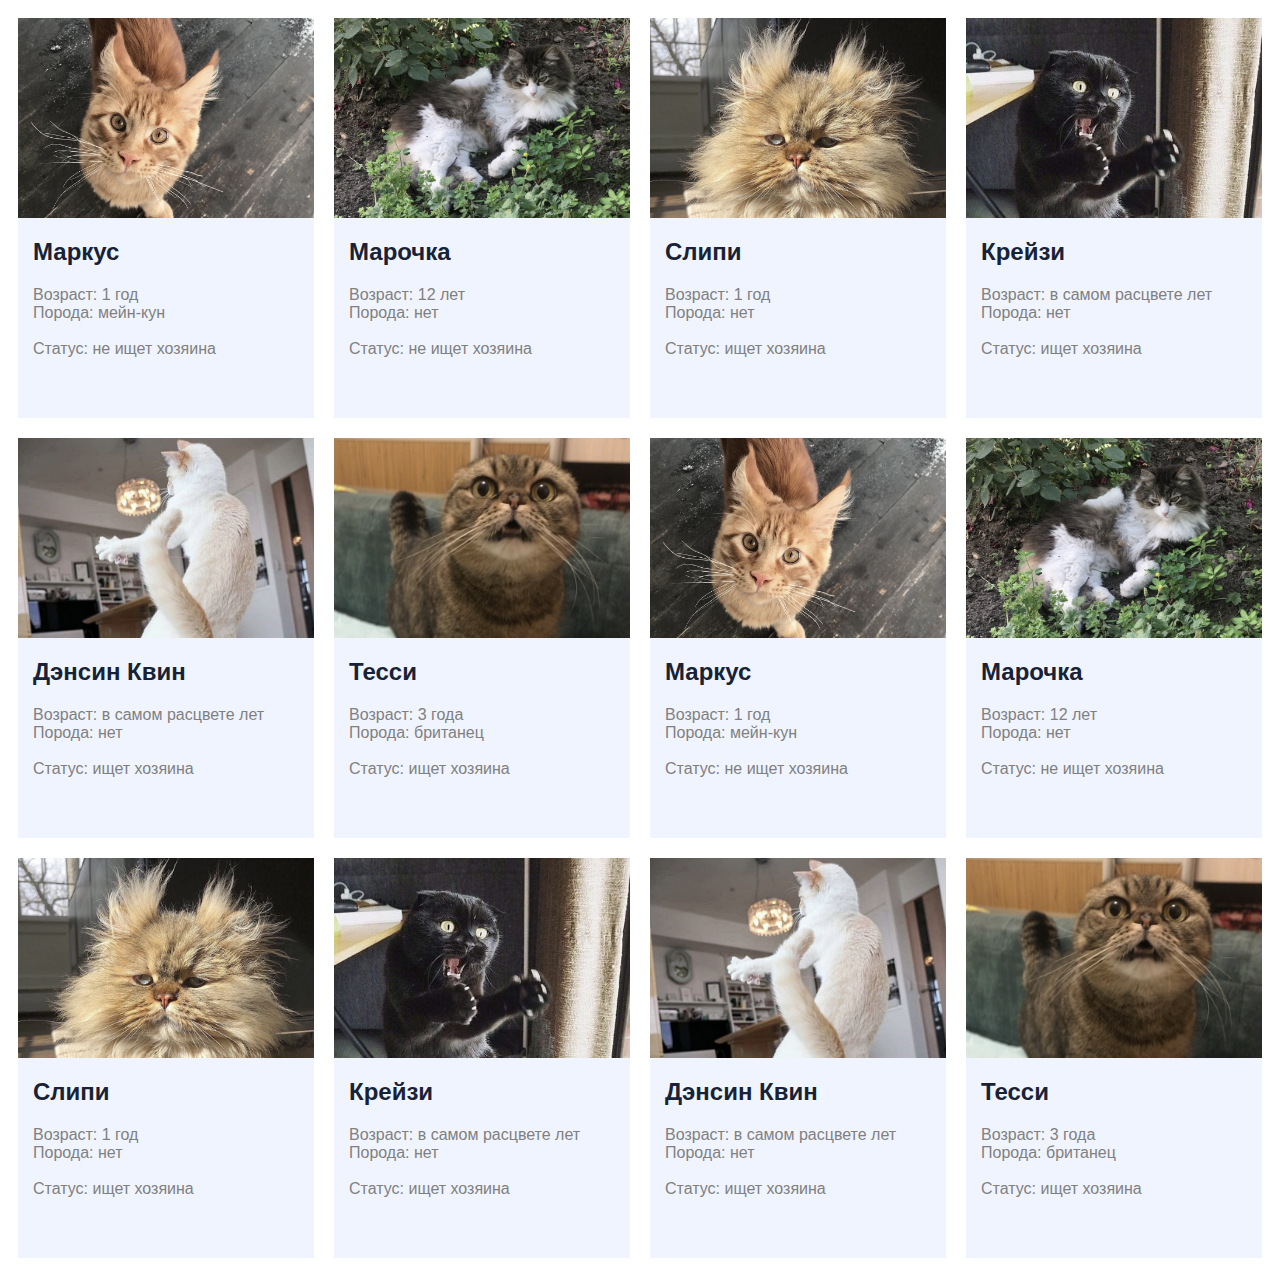
<file: 01-about-cats/index.html>
<!DOCTYPE html>
<html lang="ru">
    <head>
        <meta charset="utf-8">
        <title>Я.Котик</title>
        <link rel="stylesheet" href="./index.css">
    </head>
    <body>
        <!-- <input id="toggler" type="checkbox" hidden>
        <label class="change-layout-btn" for="toggler"></label> -->
        <section class="cards-layout">
            <div class="card">
                <div class="img-top">
                    <img src="img/maine.jpeg" alt="Мейн кун Маркус">
                </div>
                <div class="info">
                    <h2 class="name"><a href="#">Маркус</a></h2>
                    <p class="description">
                        Возраст: 1 год<br>
                        Порода: мейн-кун<br>
                        <br>
                        Статус: не ищет хозяина
                    </p>
                </div>
            </div>
            <div class="card">
                <div class="img-top">
                    <img src="img/marochka.jpeg" alt="Котик на природе">
                </div>
                <div class="info">
                    <h2 class="name"><a href="#">Марочка</a></h2>
                    <p class="description">
                        Возраст: 12 лет<br>
                        Порода: нет<br>
                        <br>
                        Статус: не ищет хозяина
                    </p>
                </div>
            </div>
            <div class="card">
                <div class="img-top">
                    <img src="img/sleepy.jpeg" alt="Сонный котик">
                </div>
                <div class="info">
                    <h2 class="name"><a href="#">Слипи</a></h2>
                    <p class="description">
                        Возраст: 1 год<br>
                        Порода: нет<br>
                        <br>
                        Статус: ищет хозяина
                    </p>
                </div>
            </div>
            <div class="card">
                <div class="img-top">
                    <img src="img/crazy.jpeg" alt="Сумасшедший котик">
                </div>
                <div class="info">
                    <h2 class="name"><a href="#">Крейзи</a></h2>
                    <p class="description">
                        Возраст: в самом расцвете лет<br>
                        Порода: нет<br>
                        <br>
                        Статус: ищет хозяина
                    </p>
                </div>
            </div>
            <div class="card">
                <div class="img-top">
                    <img src="img/dancing.jpeg" alt="Танцующий котик">
                </div>
                <div class="info">
                    <h2 class="name"><a href="#">Дэнсин Квин</a></h2>
                    <p class="description">
                        Возраст: в самом расцвете лет<br>
                        Порода: нет<br>
                        <br>
                        Статус: ищет хозяина
                    </p>
                </div>
            </div>
            <div class="card">
                <div class="img-top">
                    <img src="img/british.jpeg" alt="Британец">
                </div>
                <div class="info">
                    <h2 class="name"><a href="#">Тесси</a></h2>
                    <p class="description">
                        Возраст: 3 года<br>
                        Порода: британец<br>
                        <br>
                        Статус: ищет хозяина
                    </p>
                </div>
            </div>
            <div class="card">
                <div class="img-top">
                    <img src="img/maine.jpeg" alt="Мейн кун Маркус">
                </div>
                <div class="info">
                    <h2 class="name"><a href="#">Маркус</a></h2>
                    <p class="description">
                        Возраст: 1 год<br>
                        Порода: мейн-кун<br>
                        <br>
                        Статус: не ищет хозяина
                    </p>
                </div>
            </div>
            <div class="card">
                <div class="img-top">
                    <img src="img/marochka.jpeg" alt="Котик на природе">
                </div>
                <div class="info">
                    <h2 class="name"><a href="#">Марочка</a></h2>
                    <p class="description">
                        Возраст: 12 лет<br>
                        Порода: нет<br>
                        <br>
                        Статус: не ищет хозяина
                    </p>
                </div>
            </div>
            <div class="card">
                <div class="img-top">
                    <img src="img/sleepy.jpeg" alt="Сонный котик">
                </div>
                <div class="info">
                    <h2 class="name"><a href="#">Слипи</a></h2>
                    <p class="description">
                        Возраст: 1 год<br>
                        Порода: нет<br>
                        <br>
                        Статус: ищет хозяина
                    </p>
                </div>
            </div>
            <div class="card">
                <div class="img-top">
                    <img src="img/crazy.jpeg" alt="Сумасшедший котик">
                </div>
                <div class="info">
                    <h2 class="name"><a href="#">Крейзи</a></h2>
                    <p class="description">
                        Возраст: в самом расцвете лет<br>
                        Порода: нет<br>
                        <br>
                        Статус: ищет хозяина
                    </p>
                </div>
            </div>
            <div class="card">
                <div class="img-top">
                    <img src="img/dancing.jpeg" alt="Танцующий котик">
                </div>
                <div class="info">
                    <h2 class="name"><a href="#">Дэнсин Квин</a></h2>
                    <p class="description">
                        Возраст: в самом расцвете лет<br>
                        Порода: нет<br>
                        <br>
                        Статус: ищет хозяина
                    </p>
                </div>
            </div>
            <div class="card">
                <div class="img-top">
                    <img src="img/british.jpeg" alt="Британец">
                </div>
                <div class="info">
                    <h2 class="name"><a href="#">Тесси</a></h2>
                    <p class="description">
                        Возраст: 3 года<br>
                        Порода: британец<br>
                        <br>
                        Статус: ищет хозяина
                    </p>
                </div>
            </div>
        </section>
        <section class="list-layout">
            <div class="large-card">
                <div class="img-top">
                    <img src="img/maine.jpeg" alt="Мейн кун Маркус">
                </div>
                <div class="info">
                    <h2 class="name"><a href="">Маркус</a></h2>
                    <p class="description">
                        Мейн-куну 1 годик. Ест больше среднестатистической семьи из 4-х человек.
                    </p>
                </div>
            </div>
            <div class="large-card">
                <div class="img-top">
                    <img src="img/marochka.jpeg" alt="Котик на природе">
                </div>
                <div class="info">
                    <h2 class="name"><a href="">Марочка</a></h2>
                    <p class="description">
                        Очень взрослая, ей 12 лет. Любит отдых на свежем воздухе. 
                        Любит идти в дом с грязными лапами.
                    </p>
                </div>
            </div>
            <div class="large-card">
                <div class="img-top">
                    <img src="img/sleepy.jpeg" alt="Сонный котик">
                </div>
                <div class="info">
                    <h2 class="name"><a href="">Слипи</a></h2>
                    <p class="description">
                        Никаких хлопот с этим котиком. Спит целыми днями.<br>
                        Скорее всего все подушки в доме будут его.
                    </p>
                </div>
            </div>
            <div class="large-card">
                <div class="img-top">
                    <img src="img/crazy.jpeg" alt="Сумасшедший котик">
                </div>
                <div class="info">
                    <h2 class="name"><a href="">Крейзи</a></h2>
                    <p class="description">
                        Активный котик. Очень ласковый временами.<br>
                        Паникует, если не кормить его 3 часа.
                    </p>
                </div>
            </div>
            <div class="large-card">
                <div class="img-top">
                    <img src="img/dancing.jpeg" alt="Танцующий котик">
                </div>
                <div class="info">
                    <h2 class="name"><a href="">Дэнсин Квин</a></h2>
                    <p class="description">
                        Душа компании. Любит танцевать под ABBA. 
                    </p>
                </div>
            </div>
            <div class="large-card">
                <div class="img-top">
                    <img src="img/british.jpeg" alt="Британец">
                </div>
                <div class="info">
                    <h2 class="name"><a href="">Тесси</a></h2>
                    <p class="description">
                        Милый котик. Чихает на незнакомых людей, возможно, это аллергия.
                    </p>
                </div>
            </div>
            <div class="large-card">
                <div class="img-top">
                    <img src="img/sleepy.jpeg" alt="Сонный котик">
                </div>
                <div class="info">
                    <h2 class="name"><a href="">Слипи</a></h2>
                    <p class="description">
                        Никаких хлопот с этим котиком. Спит целыми днями.<br>
                        Скорее всего все подушки в доме будут его.
                    </p>
                </div>
            </div>
            <div class="large-card">
                <div class="img-top">
                    <img src="img/crazy.jpeg" alt="Сумасшедший котик">
                </div>
                <div class="info">
                    <h2 class="name"><a href="">Крейзи</a></h2>
                    <p class="description">
                        Активный котик. Очень ласковый временами.<br>
                        Паникует, если не кормить его 3 часа.
                    </p>
                </div>
            </div>
            <div class="large-card">
                <div class="img-top">
                    <img src="img/dancing.jpeg" alt="Танцующий котик">
                </div>
                <div class="info">
                    <h2 class="name"><a href="">Дэнсин Квин</a></h2>
                    <p class="description">
                        Душа компании. Любит танцевать под ABBA. 
                    </p>
                </div>
            </div>
            <div class="large-card">
                <div class="img-top">
                    <img src="img/british.jpeg" alt="Британец">
                </div>
                <div class="info">
                    <h2 class="name"><a href="">Тесси</a></h2>
                    <p class="description">
                        Милый котик. Чихает на незнакомых людей, возможно, это аллергия.
                    </p>
                </div>
            </div>
        </section>
    </body>
</html>
</file>
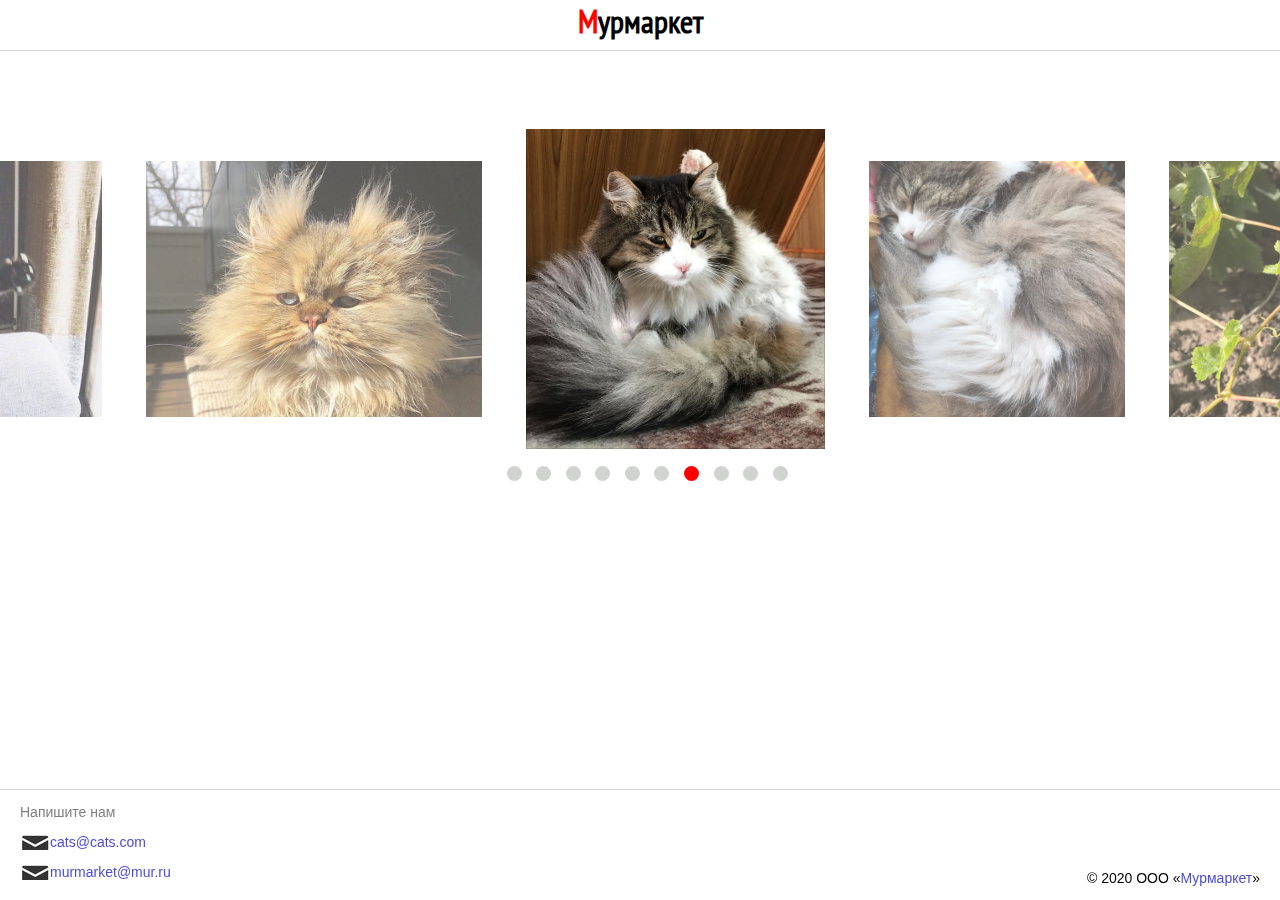
<file: 02-мурмаркет/index.html>
<!DOCTYPE html>
<html lang="ru">
    <head>
        <meta charset="utf-8">
        <title>Мурмаркет</title>
        <link rel="stylesheet" href="./index.css">
    </head>
    <body>
        <header class="header">
            <h1 class="title">Мурмаркет</h1>
        </header>

        <section class="modals">
            <div class="modal modal7">

            </div>
            
        </section>

        <article class="content">
            <input type="checkbox" name="modal-cat" id="modal1">
            <input type="checkbox" name="modal-cat" id="modal2">
            <input type="checkbox" name="modal-cat" id="modal3">
            <input type="checkbox" name="modal-cat" id="modal4">
            <input type="checkbox" name="modal-cat" id="modal5">
            <input type="checkbox" name="modal-cat" id="modal6">
            <input type="checkbox" name="modal-cat" id="modal7">
            <input type="checkbox" name="modal-cat" id="modal8">
            <input type="checkbox" name="modal-cat" id="modal9">
            <input type="checkbox" name="modal-cat" id="modal10">

            <input type="radio" name="active-cat" id="cat1">
            <input type="radio" name="active-cat" id="cat2">
            <input type="radio" name="active-cat" id="cat3">
            <input type="radio" name="active-cat" id="cat4">
            <input type="radio" name="active-cat" id="cat5">
            <input type="radio" name="active-cat" id="cat6">
            <input type="radio" name="active-cat" id="cat7" checked>
            <input type="radio" name="active-cat" id="cat8">
            <input type="radio" name="active-cat" id="cat9">
            <input type="radio" name="active-cat" id="cat10">
            <div class="gallery">
                <label for="cat1">
                    <div class="cat cat1">
                        <div class="picture">
                            <img src="img/marochka.jpeg" alt="Котик на природе">
                        </div>
                        <label for="modal1" class="hovered-name">
                            <h1 class="name">Марочка</h1>
                        </label>
                    </div>
                </label>
                <label for="cat2">
                    <div class="cat cat2">
                        <div class="picture">
                            <img src="img/british.jpeg" alt="Британский котик">
                        </div>
                        <label for="modal2" class="hovered-name">
                            <h1 class="name">Тесси</h1>
                        </label>
                    </div>
                </label>
                <label for="cat3">
                    <div class="cat cat3">
                        <div class="picture">
                            <img src="img/dancing.jpeg" alt="Танцующий котик">
                        </div>
                        <label for="modal3" class="hovered-name">
                            <h1 class="name">Дэнси</h1>
                        </label>
                    </div>
                </label>
                <label for="cat4">
                    <div class="cat cat4">
                        <div class="picture">
                            <img src="img/maine.jpeg" alt="Мейн кун">
                        </div>
                        <label for="modal4" class="hovered-name">
                            <h1 class="name">Маркус</h1>
                        </label>
                    </div>
                </label>
                <label for="cat5">
                    <div class="cat cat5">
                        <div class="picture">
                            <img src="img/crazy.jpeg" alt="Котик сходит с ума">
                        </div>
                        <label for="modal5" class="hovered-name">
                            <h1 class="name">Крейзи</h1>
                        </label>
                    </div>
                </label>
                <label for="cat6">
                    <div class="cat cat6">
                        <div class="picture">
                            <img src="img/sleepy.jpeg" alt="Сонный котик">
                        </div>
                        <label for="modal6" class="hovered-name">
                            <h1 class="name">Слипи</h1>
                        </label>
                    </div>
                </label>
                <label for="cat7">
                    <div class="cat cat7">
                        <div class="picture">
                            <img src="img/mar1.jpeg" alt="Кошка сидит">
                        </div>
                        <label for="modal7" class="hovered-name">
                            <h1 class="name">Марочка</h1>
                        </label>
                    </div>
                </label>
                <label for="cat8">
                    <div class="cat cat8">
                        <div class="picture">
                            <img src="img/mar2.jpeg" alt="Кошка спит">
                        </div>
                        <label for="modal8" class="hovered-name">
                            <h1 class="name">Опять Марочка</h1>
                        </label>
                    </div>
                </label>
                <label for="cat9">
                    <div class="cat cat9">
                        <div class="picture">
                            <img src="img/mar3.jpeg" alt="Кошка в винограде">
                        </div>
                        <label for="modal9" class="hovered-name">
                            <h1 class="name">И это тоже Марочка</h1>
                        </label>
                    </div>
                </label>
                <label for="cat10">
                    <div class="cat cat10">
                        <div class="picture">
                            <img src="img/mar4.jpeg" alt="Кошка">
                        </div>
                        <label for="modal10" class="hovered-name">
                            <h1 class="name">И это она - Марочка</h1>
                        </label>
                    </div>
                </label>
            </div>
            <div class="modal modal1">
                <div class="modal-content">
                    <div class="modal-picture">
                        <img src="img/marochka.jpeg" alt="Котик на природе">
                    </div>
                    <div class="modal-info">
                        <h1>Марочка</h1>
                        <p>Дружелюбная и ласковая кошка.</p>
                        <p>Возраст: 12 лет.</p>
                        <p>Любит людей, особенно когда они гладят ее по животику и за ушком.</p>
                    </div>
                    <label for="modal1"><img src="img/close.png" alt="Close"></label>
                </div>
            </div>
            <div class="modal modal2">
                <div class="modal-content">
                    <div class="modal-picture">
                        <img src="img/british.jpeg" alt="Британский котик">
                    </div>
                    <div class="modal-info">
                        <h1>Тесси</h1>
                        <p>Пародистая кошка с характером.</p>
                        <p>Возраст: 5 лет.</p>
                        <p>Чихает на незнакомых людей, но если вы ей понравились, будет с вами ласковой.</p>
                    </div>
                    <label for="modal2"><img src="img/close.png" alt="Close"></label>
                </div>
            </div>
            <div class="modal modal3">
                <div class="modal-content">
                    <div class="modal-picture">
                        <img src="img/dancing.jpeg" alt="Танцующий котик">
                    </div>
                    <div class="modal-info">
                        <h1>Дэнси</h1>
                        <p>Любит громкую музыку по утрам.</p>
                        <p>Возраст: 3 года.</p>
                        <p>Любит поспать, но если услышит музыку, начинает танцевать.</p>
                    </div>
                    <label for="modal3"><img src="img/close.png" alt="Close"></label>
                </div>
            </div>
            <div class="modal modal4">
                <div class="modal-content">
                    <div class="modal-picture">
                        <img src="img/maine.jpeg" alt="Мейн кун">
                    </div>
                    <div class="modal-info">
                        <h1>Маркус</h1>
                        <p>Мейн-кун с характером.</p>
                        <p>Возраст: 1 год.</p>
                        <p>Ест больше среднестатистической семьи из 4-х человек.</p>
                    </div>
                    <label for="modal4"><img src="img/close.png" alt="Close"></label>
                </div>
            </div>
            <div class="modal modal5">
                <div class="modal-content">
                    <div class="modal-picture">
                        <img src="img/crazy.jpeg" alt="Котик сходит с ума">
                    </div>
                    <div class="modal-info">
                        <h1>Крейзи</h1>
                        <p>Очень классный котик.</p>
                        <p>Возраст: 1 год.</p>
                        <p>Паникует, если не кормить его больше 3 часов.</p>
                    </div>
                    <label for="modal5"><img src="img/close.png" alt="Close"></label>
                </div>
            </div>
            <div class="modal modal6">
                <div class="modal-content">
                    <div class="modal-picture">
                        <img src="img/sleepy.jpeg" alt="Сонный котик">
                    </div>
                    <div class="modal-info">
                        <h1>Слипи</h1>
                        <p>Очень сонный котик.</p>
                        <p>Возраст: 1 год.</p>
                        <p>Спит 20 часов в сутки. Оставшиеся 4 часа зевает.</p>
                    </div>
                    <label for="modal6"><img src="img/close.png" alt="Close"></label>
                </div>
            </div>
            <div class="modal modal7">
                <div class="modal-content">
                    <div class="modal-picture">
                        <img src="img/mar1.jpeg" alt="Кошка сидит">
                    </div>
                    <div class="modal-info">
                        <h1>Марочка</h1>
                        <p>Дружелюбная и ласковая кошка.</p>
                        <p>Возраст: 12 лет.</p>
                        <p>Любит людей, особенно когда они гладят ее по животику и за ушком.</p>
                    </div>
                    <label for="modal7"><img src="img/close.png" alt="Close"></label>
                </div>
            </div>
            <div class="modal modal8">
                <div class="modal-content">
                    <div class="modal-picture">
                        <img src="img/mar2.jpeg" alt="Кошка спит">
                    </div>
                    <div class="modal-info">
                        <h1>Я устала, поэтому вот вам опять Марочка</h1>
                        <p>Дружелюбная и ласковая кошка.</p>
                        <p>Возраст: 12 лет.</p>
                        <p>Любит людей, особенно когда они гладят ее по животику и за ушком.</p>
                    </div>
                    <label for="modal8"><img src="img/close.png" alt="Close"></label>
                </div>
            </div>
            <div class="modal modal9">
                <div class="modal-content">
                    <div class="modal-picture">
                        <img src="img/mar3.jpeg" alt="Кошка в винограде">
                    </div>
                    <div class="modal-info">
                        <h1>Я устала, поэтому вот вам опять Марочка</h1>
                        <p>Дружелюбная и ласковая кошка.</p>
                        <p>Возраст: 12 лет.</p>
                        <p>Любит людей, особенно когда они гладят ее по животику и за ушком.</p>
                    </div>
                    <label for="modal9"><img src="img/close.png" alt="Close"></label>
                </div>
            </div>
            <div class="modal modal10">
                <div class="modal-content">
                    <div class="modal-picture">
                        <img src="img/mar4.jpeg" alt="Кошка сидит">
                    </div>
                    <div class="modal-info">
                        <h1>Я устала, поэтому вот вам опять Марочка</h1>
                        <p>Дружелюбная и ласковая кошка.</p>
                        <p>Возраст: 12 лет.</p>
                        <p>Любит людей, особенно когда они гладят ее по животику и за ушком.</p>
                    </div>
                    <label for="modal10"><img src="img/close.png" alt="Close"></label>
                </div>
            </div>
        </article>

        <footer class="footer">
            <p class="textus">Напишите нам</p>
            <p class="email"><a href="mailto:null">cats@cats.com</a></p>
            <p class="email"><a href="mailto:null">murmarket@mur.ru</a></p>
            <p class="copyright">&copy; 2020 ООО &laquo;<a href="#">Мурмаркет</a>&raquo;</p>
        </footer>
    </body>
</html>
</file>
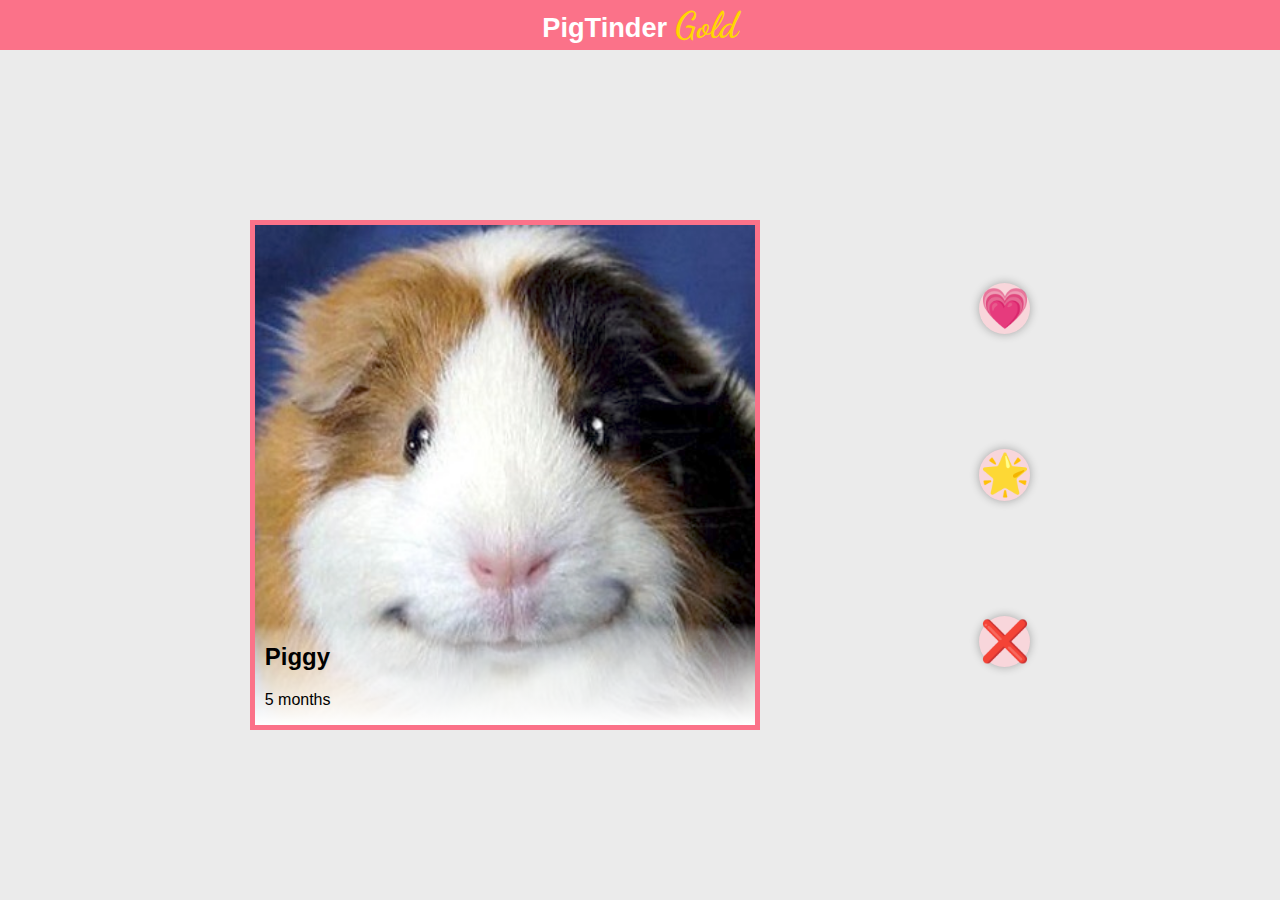
<file: 04-pig-tinder/index.html>
<!DOCTYPE html>
<html lang="en">

<head>
    <meta charset="UTF-8">
    <meta name="viewport" content="width=device-width, initial-scale=1.0">
    <title>Document</title>
    <link rel="stylesheet" href="index.css">
</head>

<body>
    <header class="header">
        PigTinder <span class="gold">Gold</span>
    </header>

    <article class="tinder">

        <input type="radio" name="pigs" class="pig-checkbox" id="pig1" checked>
        <input type="radio" name="pigs" class="pig-checkbox" id="pig2"> 
        <input type="radio" name="pigs" class="pig-checkbox" id="pig3">
        <input type="radio" name="pigs" class="pig-checkbox" id="pig4">
        <input type="radio" name="pigs" class="pig-checkbox" id="pig5">
        <input type="radio" name="pigs" class="pig-checkbox" id="pig6">
        <input type="radio" name="pigs" class="pig-checkbox" id="pig7">
        <input type="radio" name="pigs" class="pig-checkbox" id="pig8">

        <section class="card">
            <div class="profile profile1">
                <div class="picture">
                    <img src="img/pig1.jpeg" alt="Свинюшка">
                </div>
                <div class="info">
                    <h2 class="name">Piggy</h2>
                    <p class="age">5 months</p>
                </div>
            </div>
            <div class="profile profile2">
                <div class="picture">
                    <img src="img/pig2.jpeg" alt="Свинюшка">
                </div>
                <div class="info">
                    <h2 class="name">Piglet</h2>
                    <p class="age">4 months</p>
                </div>
            </div>
            <div class="profile profile3">
                <div class="picture">
                    <img src="img/pig3.jpeg" alt="Свинюшка">
                </div>
                <div class="info">
                    <h2 class="name">Pigames</h2>
                    <p class="age">3 months</p>
                </div>
            </div>
            <div class="profile profile4">
                <div class="picture">
                    <img src="img/pig4.jpeg" alt="Свинюшка">
                </div>
                <div class="info">
                    <h2 class="name">Mr Pig</h2>
                    <p class="age">5 months</p>
                </div>
            </div>
            <div class="profile profile5">
                <div class="picture">
                    <img src="img/pig5.jpeg" alt="Свинюшка">
                </div>
                <div class="info">
                    <h2 class="name">Pagis Hilton</h2>
                    <p class="age">1 months</p>
                </div>
            </div>
            <div class="profile profile6">
                <div class="picture">
                    <img src="img/pig6.jpeg" alt="Свинюшка">
                </div>
                <div class="info">
                    <h2 class="name">Pigolet</h2>
                    <p class="age">5 months</p>
                </div>
            </div>
            <div class="profile profile7">
                <div class="picture">
                    <img src="img/pig7.jpeg" alt="Свинюшка">
                </div>
                <div class="info">
                    <h2 class="name">Cutie</h2>
                    <p class="age">5 months</p>
                </div>
            </div>
            <div class="profile profile8">
                <div class="picture">
                    <img src="img/empty.jpeg" alt="Empty card">
                </div>
                <div class="info">
                    <h2 class="name">Pigs are over!</h2>
                    <p class="age">Look through them again, maybe you'll like someone this time!</p>
                </div>
            </div>
        </section>
        <section class="controls">
            <!-- all controls well be here -->
            <div class="buttons buttons1">
                <div class="dislike button">
                    <label class="symbol" for="pig2">❌</label>
                </div>
                <div class="superlike button">
                    <label class="symbol" for="pig2">🌟</label>
                </div>
                <div class="like button">
                    <label class="symbol" for="pig2">💗</label>
                </div>
            </div>
            <div class="buttons buttons2">
                <div class="dislike button">
                    <label class="symbol" for="pig3">❌</label>
                </div>
                <div class="superlike button">
                    <label class="symbol" for="pig3">🌟</label>
                </div>
                <div class="like button">
                    <label class="symbol" for="pig3">💗</label>
                </div>
            </div>
            <div class="buttons buttons3">
                <div class="dislike button">
                    <label class="symbol" for="pig4">❌</label>
                </div>
                <div class="superlike button">
                    <label class="symbol" for="pig4">🌟</label>
                </div>
                <div class="like button">
                    <label class="symbol" for="pig4">💗</label>
                </div>
            </div>
            <div class="buttons buttons4">
                <div class="dislike button">
                    <label class="symbol" for="pig5">❌</label>
                </div>
                <div class="superlike button">
                    <label class="symbol" for="pig5">🌟</label>
                </div>
                <div class="like button">
                    <label class="symbol" for="pig5">💗</label>
                </div>
            </div>
            <div class="buttons buttons5">
                <div class="dislike button">
                    <label class="symbol" for="pig6">❌</label>
                </div>
                <div class="superlike button">
                    <label class="symbol" for="pig6">🌟</label>
                </div>
                <div class="like button">
                    <label class="symbol" for="pig6">💗</label>
                </div>
            </div>
            <div class="buttons buttons6">
                <div class="dislike button">
                    <label class="symbol" for="pig7">❌</label>
                </div>
                <div class="superlike button">
                    <label class="symbol" for="pig7">🌟</label>
                </div>
                <div class="like button">
                    <label class="symbol" for="pig7">💗</label>
                </div>
            </div>
            <div class="buttons buttons7">
                <div class="dislike button">
                    <label class="symbol" for="pig8">❌</label>
                </div>
                <div class="superlike button">
                    <label class="symbol" for="pig8">🌟</label>
                </div>
                <div class="like button">
                    <label class="symbol" for="pig8">💗</label>
                </div>
            </div>
            <div class="buttons buttons8">
                <div class="dislike button">
                    <label class="symbol" for="pig1">❌</label>
                </div>
                <div class="superlike button">
                    <label class="symbol" for="pig1">🌟</label>
                </div>
                <div class="like button">
                    <label class="symbol" for="pig1">💗</label>
                </div>
            </div>
        </section>
    </article>

</body>

</html>
</file>
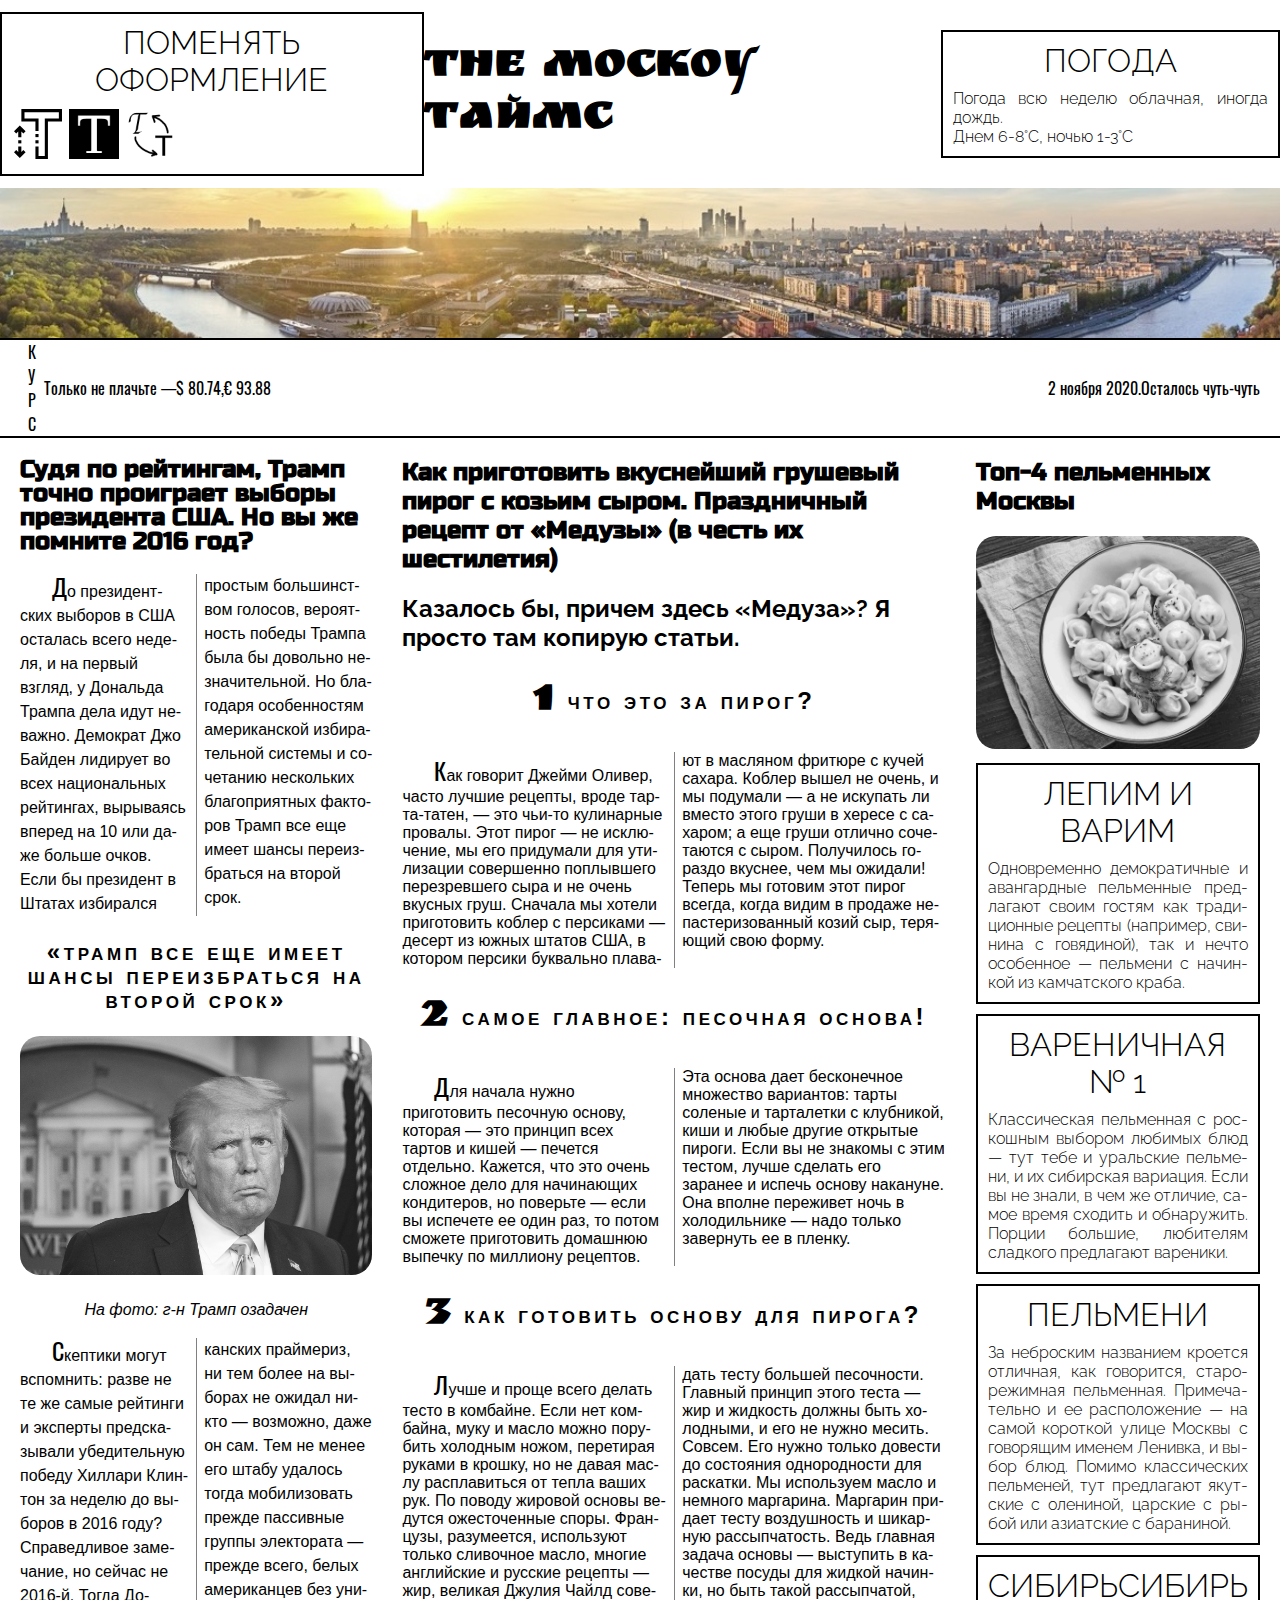
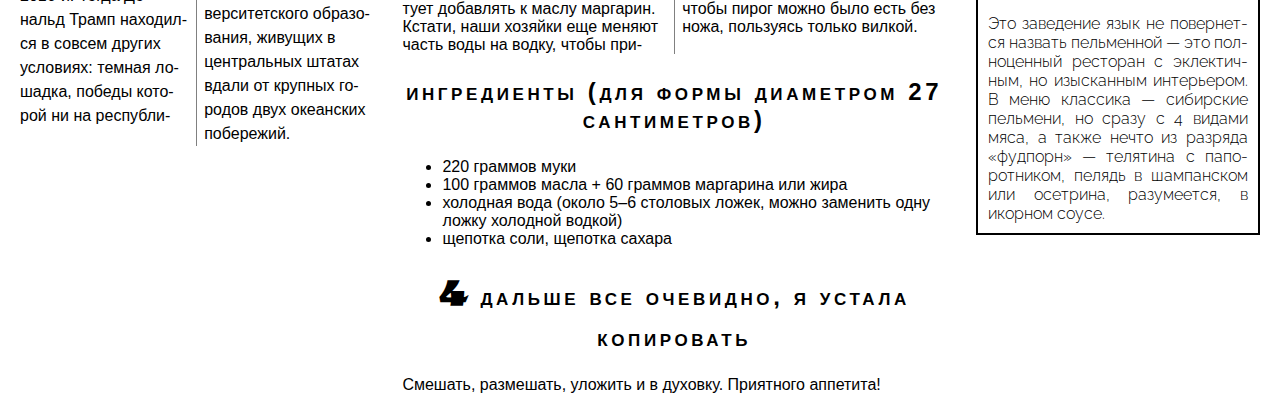
<file: 06-газета/index.html>
<!DOCTYPE html>
<html lang="ru">
    <head>
        <meta charset="utf-8">
        <title>Газета</title>
        <link rel="stylesheet" href="./index.css">
    </head>
    <body>
        <input type="checkbox" id="text-color"
                        class="checkbox text-color-checkbox">
        <input type="checkbox" id="text-sizing"
                        class="checkbox text-sizing-checkbox">
        <input type="checkbox" id="text-font"
                        class="checkbox text-font-checkbox">
        
        <header class="header">
            <section class="infoblock infoblock_size_large">
                <h1 class="infoblock__title">Поменять оформление</h1>
                <div class="infoblock__content">
                    <label for="text-sizing" class="text-label text-sizing-label"></label>
                    <label for="text-color" class="text-label text-color-label"></label>
                    <label for="text-font" class="text-label text-font-label"></label>
                </div>
            </section>
            <h1 class="header__title">The Москоу Таймс</h1>
            <section class="infoblock infoblock_size_small">
                <h1 class="infoblock__title">Погода</h1>
                <div class="infoblock__content">
                    Погода всю неделю облачная, иногда дождь. <br>
                    Днем 6-8°С, ночью 1-3°С
                </div>
            </section>
        </header>
        <article class="separation-block separation-block_theme_panorama">
        </article>
        <article class="separation-block separation-block_borders">
            <div class="short-info">
                <span class="vertical-text">курс</span>
                <span>Только не плачьте — </span>
                <span>$ 80.74,</span>
                <span>€ 93.88</span>
            </div>
            <div class="short-info">
                2 ноября 2020. 
                <span>Осталось чуть-чуть</span>
            </div>
        </article>
        <main class="main">
            <section class="post post1">
                <h2 class="post__title">
                    Судя по рейтингам, Трамп точно проиграет выборы президента США. Но вы же помните 2016 год?
                </h2>
                <div class="post__content">
                    До пре&shy;зи&shy;дент&shy;ских вы&shy;бо&shy;ров в США оста&shy;лась все&shy;го не&shy;де&shy;ля, 
                    и на пер&shy;вый взгляд, у До&shy;наль&shy;да Трам&shy;па де&shy;ла идут не&shy;важ&shy;но. 
                    Де&shy;мо&shy;крат Джо Бай&shy;ден ли&shy;ди&shy;ру&shy;ет во всех на&shy;цио&shy;наль&shy;ных 
                    рей&shy;тин&shy;гах, вы&shy;ры&shy;ва&shy;ясь впе&shy;ред на 10 или да&shy;же боль&shy;ше оч&shy;ков. 
                    Если бы пре&shy;зи&shy;дент в Шта&shy;тах из&shy;би&shy;рал&shy;ся про&shy;с&shy;тым боль&shy;шинст&shy;вом 
                    го&shy;ло&shy;сов, ве&shy;ро&shy;ят&shy;ность по&shy;бе&shy;ды Трам&shy;па бы&shy;ла бы до&shy;воль&shy;но 
                    не&shy;зна&shy;чи&shy;тель&shy;ной. Но бла&shy;го&shy;да&shy;ря осо&shy;бен&shy;нос&shy;тям аме&shy;ри&shy;кан&shy;ской 
                    из&shy;би&shy;ра&shy;тель&shy;ной сис&shy;те&shy;мы и со&shy;че&shy;та&shy;нию не&shy;сколь&shy;ких бла&shy;гоп&shy;ри&shy;ят&shy;ных 
                    фак&shy;то&shy;ров Трамп все еще име&shy;ет шан&shy;сы пе&shy;ре&shy;из&shy;брать&shy;ся на вто&shy;рой срок.
                </div>
                <h3 class="post__inner-title"><q>Трамп все еще имеет шансы переизбраться на второй срок</q> </h3>
                <img class="post__image" src="img/trump.jpeg" alt="Donald Trump">
                <p class="post__img-description">На фото: г-н Трамп озадачен</p>
                <div class="post__content">
                    Скеп&shy;ти&shy;ки мо&shy;гут вспом&shy;нить: раз&shy;ве не те же са&shy;мые рей&shy;тин&shy;ги 
                    и экс&shy;пер&shy;ты пред&shy;ска&shy;зы&shy;ва&shy;ли убе&shy;ди&shy;тель&shy;ную по&shy;бе&shy;ду Хил&shy;ла&shy;ри 
                    Клин&shy;тон за не&shy;де&shy;лю до вы&shy;бо&shy;ров в 2016 го&shy;ду? Спра&shy;вед&shy;ли&shy;вое 
                    за&shy;ме&shy;ча&shy;ние, но сей&shy;час не 2016-й. Тог&shy;да До&shy;нальд Трамп 
                    на&shy;хо&shy;дил&shy;ся в со&shy;всем дру&shy;гих усло&shy;ви&shy;ях: тем&shy;ная ло&shy;шад&shy;ка, 
                    по&shy;бе&shy;ды ко&shy;то&shy;рой ни на рес&shy;пуб&shy;ли&shy;кан&shy;ских прай&shy;ме&shy;риз, ни 
                    тем бо&shy;лее на вы&shy;бо&shy;рах не ожи&shy;дал ни&shy;кто — воз&shy;мож&shy;но, да&shy;же 
                    он сам. Тем не ме&shy;нее его шта&shy;бу уда&shy;лось тог&shy;да мо&shy;би&shy;ли&shy;зо&shy;вать 
                    преж&shy;де пас&shy;сив&shy;ные груп&shy;пы элек&shy;то&shy;ра&shy;та — преж&shy;де все&shy;го, бе&shy;лых 
                    аме&shy;ри&shy;кан&shy;цев без уни&shy;вер&shy;си&shy;тет&shy;ско&shy;го об&shy;ра&shy;зо&shy;ва&shy;ния, жи&shy;ву&shy;щих в 
                    цент&shy;раль&shy;ных шта&shy;тах вда&shy;ли от круп&shy;ных го&shy;ро&shy;дов двух оке&shy;ан&shy;ских 
                    по&shy;бе&shy;ре&shy;жий.
                </div>
            </section>
            <section class="post post2">
                <h2 class="post__title">
                    Как приготовить вкуснейший грушевый пирог с козьим 
                    сыром. Праздничный рецепт от «Медузы» (в честь их шестилетия)
                </h2>
                <h2 class="post__title post__title_secondary">
                    Казалось бы, причем здесь «Медуза»? Я просто там копирую статьи.
                </h2>
                <h3 class="post__inner-title post__inner-title_style_fancy">
                    1 Что это за пирог?
                </h3>
                <div class="post__content">
                    Как го&shy;во&shy;рит Джей&shy;ми Оли&shy;вер, час&shy;то луч&shy;шие ре&shy;цеп&shy;ты, вро&shy;де тар&shy;та-та&shy;тен, — это чьи-то ку&shy;ли&shy;нар&shy;ные про&shy;ва&shy;лы. Этот пи&shy;рог — не ис&shy;клю&shy;че&shy;ние, мы его при&shy;ду&shy;ма&shy;ли для ути&shy;ли&shy;за&shy;ции со&shy;вер&shy;шен&shy;но по&shy;плыв&shy;ше&shy;го пе&shy;ре&shy;зрев&shy;ше&shy;го сы&shy;ра и не очень вкус&shy;ных груш. Сна&shy;ча&shy;ла мы хо&shy;те&shy;ли при&shy;го&shy;то&shy;вить коб&shy;лер с пер&shy;си&shy;ка&shy;ми — де&shy;серт из юж&shy;ных шта&shy;тов США, в ко&shy;то&shy;ром пер&shy;си&shy;ки бук&shy;валь&shy;но пла&shy;ва&shy;ют в мас&shy;ля&shy;ном фри&shy;тю&shy;ре с ку&shy;чей са&shy;ха&shy;ра. Коб&shy;лер вы&shy;шел не очень, и мы по&shy;ду&shy;ма&shy;ли — а не ис&shy;ку&shy;пать ли вмес&shy;то это&shy;го гру&shy;ши в хе&shy;ре&shy;се с са&shy;ха&shy;ром; а еще гру&shy;ши от&shy;лич&shy;но со&shy;че&shy;та&shy;ют&shy;ся с сы&shy;ром. По&shy;лу&shy;чи&shy;лось го&shy;раз&shy;до вкус&shy;нее, чем мы ожи&shy;да&shy;ли! Те&shy;перь мы го&shy;то&shy;вим этот пи&shy;рог всег&shy;да, ког&shy;да ви&shy;дим в про&shy;да&shy;же не&shy;пас&shy;те&shy;ри&shy;зо&shy;ван&shy;ный ко&shy;зий сыр, те&shy;ря&shy;ю&shy;щий свою фор&shy;му.
                </div>
                <h3 class="post__inner-title post__inner-title_style_fancy">
                    2 Самое главное: песочная основа!
                </h3>
                <div class="post__content">
                    Для начала нужно приготовить песочную основу, которая — это принцип всех тартов и кишей — печется отдельно. Кажется, что это очень сложное дело для начинающих кондитеров, но поверьте — если вы испечете ее один раз, то потом сможете приготовить домашнюю выпечку по миллиону рецептов. Эта основа дает бесконечное множество вариантов: тарты соленые и тарталетки с клубникой, киши и любые другие открытые пироги. Если вы не знакомы с этим тестом, лучше сделать его заранее и испечь основу накануне. Она вполне переживет ночь в холодильнике — надо только завернуть ее в пленку. 
                </div>
                <h3 class="post__inner-title post__inner-title_style_fancy">
                    3 Как готовить основу для пирога?
                </h3>
                <div class="post__content">
                    Луч&shy;ше и про&shy;ще все&shy;го де&shy;лать тес&shy;то в ком&shy;бай&shy;не. Если нет ком&shy;бай&shy;на, му&shy;ку и мас&shy;ло мож&shy;но по&shy;ру&shy;бить хо&shy;лод&shy;ным но&shy;жом, пе&shy;ре&shy;ти&shy;рая ру&shy;ка&shy;ми в крош&shy;ку, но не да&shy;вая мас&shy;лу рас&shy;пла&shy;вить&shy;ся от теп&shy;ла ва&shy;ших рук. По по&shy;во&shy;ду жи&shy;ро&shy;вой ос&shy;но&shy;вы ве&shy;дут&shy;ся ожес&shy;то&shy;чен&shy;ные спо&shy;ры. Фран&shy;цу&shy;зы, ра&shy;зу&shy;ме&shy;ет&shy;ся, ис&shy;поль&shy;зу&shy;ют толь&shy;ко сли&shy;воч&shy;ное мас&shy;ло, мно&shy;гие ан&shy;глий&shy;ские и рус&shy;ские ре&shy;цеп&shy;ты — жир, ве&shy;ли&shy;кая Джу&shy;лия Чайлд со&shy;ве&shy;ту&shy;ет до&shy;бав&shy;лять к мас&shy;лу мар&shy;га&shy;рин. Кста&shy;ти, на&shy;ши хо&shy;зяй&shy;ки еще ме&shy;ня&shy;ют часть во&shy;ды на вод&shy;ку, что&shy;бы при&shy;дать тес&shy;ту боль&shy;шей пе&shy;соч&shy;нос&shy;ти.
                    <br>
                    Глав&shy;ный прин&shy;цип это&shy;го те&shy;с&shy;та — жир и жид&shy;кость долж&shy;ны быть хо&shy;лод&shy;ны&shy;ми, и его не нуж&shy;но ме&shy;сить. Со&shy;всем. Его нуж&shy;но толь&shy;ко до&shy;вес&shy;ти до со&shy;сто&shy;я&shy;ния од&shy;но&shy;род&shy;нос&shy;ти для рас&shy;кат&shy;ки. Мы ис&shy;поль&shy;зу&shy;ем мас&shy;ло и не&shy;мно&shy;го мар&shy;га&shy;ри&shy;на. Мар&shy;га&shy;рин при&shy;да&shy;ет тес&shy;ту воз&shy;душ&shy;ность и ши&shy;кар&shy;ную рас&shy;сып&shy;ча&shy;тость. Ведь глав&shy;ная за&shy;да&shy;ча ос&shy;но&shy;вы — вы&shy;сту&shy;пить в ка&shy;чест&shy;ве по&shy;су&shy;ды для жид&shy;кой на&shy;чин&shy;ки, но быть та&shy;кой рас&shy;сып&shy;ча&shy;той, что&shy;бы пи&shy;рог мож&shy;но бы&shy;ло есть без но&shy;жа, поль&shy;зу&shy;ясь толь&shy;ко вил&shy;кой.
                </div>
                <h3 class="post__inner-title">
                    Ингредиенты (для формы диаметром 27 сантиметров) <br>
                </h3>
                <ul class="post__important-text">
                    <li>220 граммов муки</li>
                    <li>100 граммов масла + 60 граммов маргарина или жира</li>
                    <li>холодная вода (около 5–6 столовых ложек, можно заменить одну ложку холодной водкой)</li>
                    <li>щепотка соли, щепотка сахара </li>
                </ul>
                <h3 class="post__inner-title post__inner-title_style_fancy">
                    4 Дальше все очевидно, я устала копировать
                </h3>
                <div class="post__important-text">
                    Сме&shy;шать, раз&shy;ме&shy;шать, уло&shy;жить и в ду&shy;хов&shy;ку. При&shy;ят&shy;но&shy;го ап&shy;пе&shy;ти&shy;та!
                </div>
            </section>
            <section class="post post3">
                <h2 class="post__title">
                    Топ-4 пельменных Москвы
                </h2>
                <img class="post__image infoblock_margin_10" src="img/pelmeni.jpeg" alt="Пельмени">
                <section class="infoblock infoblock_margin_10">
                    <h1 class="infoblock__title">Лепим и Варим</h1>
                    <div class="infoblock__content">
                        Од&shy;нов&shy;ре&shy;мен&shy;но де&shy;мо&shy;кра&shy;тич&shy;ные и аван&shy;гард&shy;ные пель&shy;мен&shy;ные пред&shy;ла&shy;га&shy;ют сво&shy;им гос&shy;тям как тра&shy;ди&shy;ци&shy;он&shy;ные ре&shy;цеп&shy;ты (на&shy;при&shy;мер, сви&shy;ни&shy;на с го&shy;вя&shy;ди&shy;ной), так и не&shy;что осо&shy;бен&shy;ное — пель&shy;ме&shy;ни с на&shy;чин&shy;кой из кам&shy;чат&shy;ско&shy;го кра&shy;ба.
                    </div>
                </section>
                <section class="infoblock infoblock_margin_10">
                    <h1 class="infoblock__title">Вареничная № 1</h1>
                    <div class="infoblock__content">
                        Клас&shy;си&shy;чес&shy;кая пель&shy;мен&shy;ная с рос&shy;кош&shy;ным вы&shy;бо&shy;ром лю&shy;би&shy;мых блюд — тут те&shy;бе и ураль&shy;ские пель&shy;ме&shy;ни, и их си&shy;бир&shy;ская ва&shy;ри&shy;а&shy;ция. Если вы не зна&shy;ли, в чем же от&shy;ли&shy;чие, са&shy;мое вре&shy;мя схо&shy;дить и об&shy;на&shy;ру&shy;жить. Пор&shy;ции боль&shy;шие, лю&shy;би&shy;те&shy;лям слад&shy;ко&shy;го пред&shy;ла&shy;га&shy;ют ва&shy;ре&shy;ни&shy;ки.
                    </div>
                </section>
                <section class="infoblock infoblock_margin_10">
                    <h1 class="infoblock__title">Пельмени</h1>
                    <div class="infoblock__content">
                        За не&shy;брос&shy;ким на&shy;зва&shy;ни&shy;ем кро&shy;ет&shy;ся от&shy;лич&shy;ная, как го&shy;во&shy;рит&shy;ся, ста&shy;ро&shy;ре&shy;жим&shy;ная пель&shy;мен&shy;ная. При&shy;ме&shy;ча&shy;тель&shy;но и ее рас&shy;по&shy;ло&shy;же&shy;ние — на са&shy;мой ко&shy;рот&shy;кой ули&shy;це Моск&shy;вы с го&shy;во&shy;ря&shy;щим име&shy;нем Ле&shy;нив&shy;ка, и вы&shy;бор блюд. По&shy;ми&shy;мо клас&shy;си&shy;чес&shy;ких пель&shy;ме&shy;ней, тут пред&shy;ла&shy;га&shy;ют якут&shy;ские с оле&shy;ни&shy;ной, цар&shy;ские с ры&shy;бой или ази&shy;ат&shy;ские с ба&shy;ра&shy;ни&shy;ной.
                    </div>
                </section>
                <section class="infoblock infoblock_margin_10">
                    <h1 class="infoblock__title">СибирьСибирь</h1>
                    <div class="infoblock__content">
                        Это за&shy;ве&shy;де&shy;ние язык не по&shy;вер&shy;нет&shy;ся на&shy;звать пель&shy;мен&shy;ной — это пол&shy;но&shy;цен&shy;ный рес&shy;то&shy;ран с эк&shy;лек&shy;тич&shy;ным, но изыс&shy;кан&shy;ным ин&shy;терь&shy;е&shy;ром. В ме&shy;ню клас&shy;си&shy;ка — си&shy;бир&shy;ские пель&shy;ме&shy;ни, но сра&shy;зу с 4 ви&shy;да&shy;ми мя&shy;са, а так&shy;же не&shy;что из раз&shy;ря&shy;да «фуд&shy;порн» — те&shy;ля&shy;ти&shy;на с па&shy;по&shy;рот&shy;ни&shy;ком, пе&shy;лядь в шам&shy;пан&shy;ском или осет&shy;ри&shy;на, ра&shy;зу&shy;ме&shy;ет&shy;ся, в икор&shy;ном со&shy;усе.
                    </div>
                </section>
            </section>
        </main>
</html>
</file>
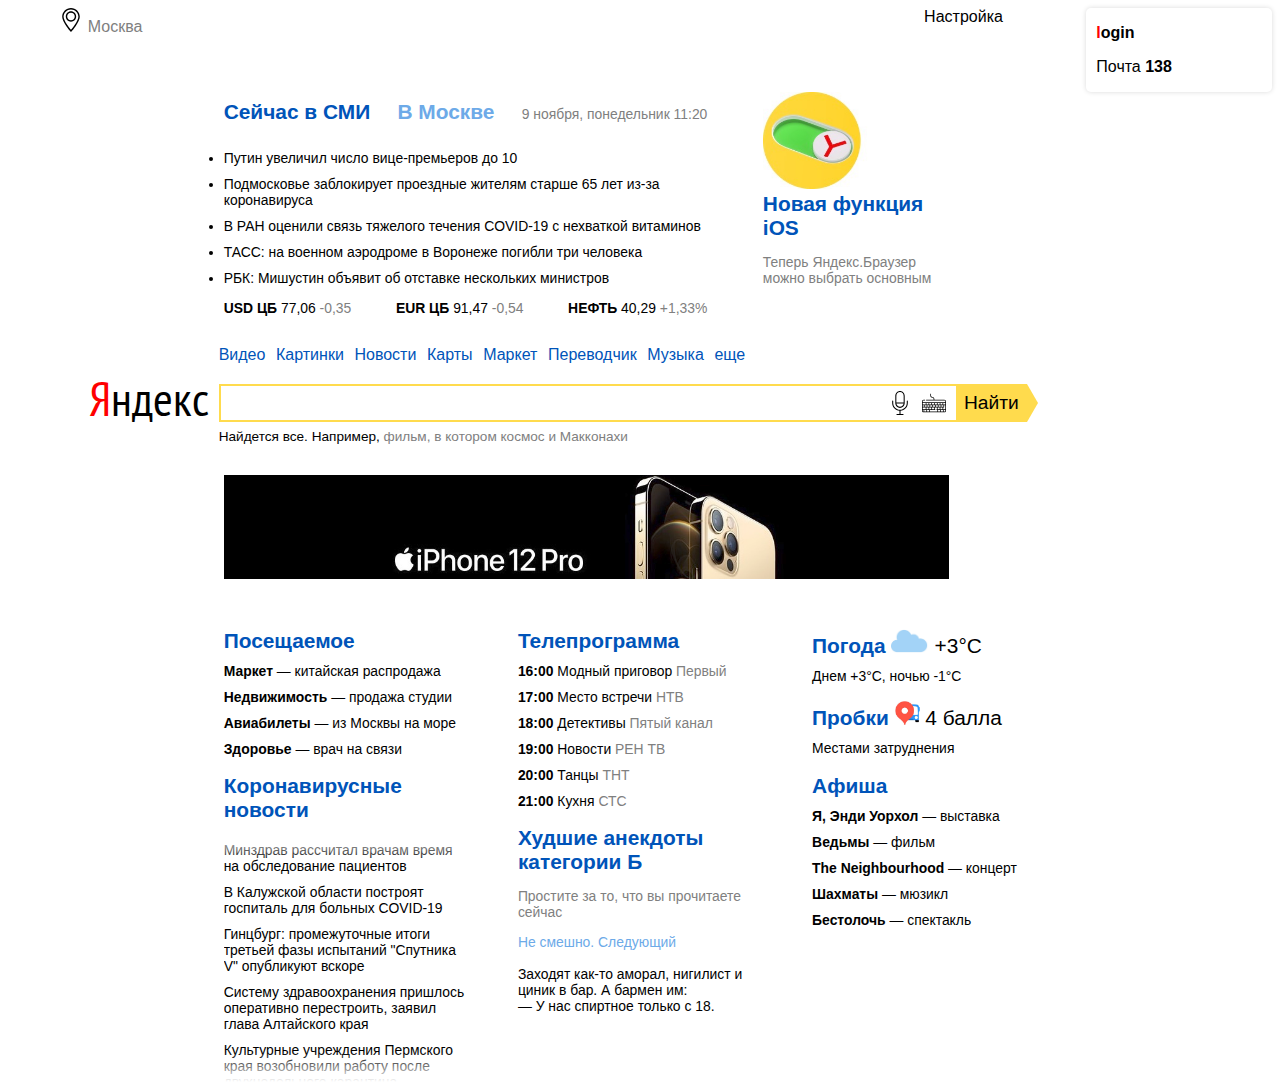
<file: 07-яндекс_главная/index.html>
<!DOCTYPE html>
<html lang="ru">
    <head>
        <meta charset="utf-8">
        <title>Яндекс</title>
        <link rel="stylesheet" href="./index.css">
    </head>
    <body>
        <input type="checkbox" id="widget1" class="widget-checkbox" checked>
        <input type="checkbox" id="widget2" class="widget-checkbox" checked>
        <input type="checkbox" id="widget3" class="widget-checkbox" checked>
        <input type="checkbox" id="widget4" class="widget-checkbox" checked>
        <input type="checkbox" id="widget5" class="widget-checkbox" checked>
        <input type="checkbox" id="widget6" class="widget-checkbox" checked>
        <input type="checkbox" id="widget7" class="widget-checkbox" checked>
        <header class="wrapper header">
            <div class="header__location caption">
                <span><img src="img/placeholder.svg" alt="geolocation icon" class="icon"></span>
                Москва
            </div>
            <div class="header__settings">
                <input type="checkbox" class="header__settings-checkbox" id="popup-settings-checkbox">
                <label class="header__settings-label" for="popup-settings-checkbox">Настройка</label>
                <div class="header__settings-popup box">
                    <p><label for="widget1" class="widget-label">Посещаемое</label></p>
                    <p><label for="widget2" class="widget-label">Коронавирусные новости</label></p>
                    <p><label for="widget3" class="widget-label">Телепрограмма</label></p>
                    <p><label for="widget4" class="widget-label">Анекдоты</label></p>
                    <p><label for="widget5" class="widget-label">Погода</label></p>
                    <p><label for="widget6" class="widget-label">Пробки</label></p>
                    <p><label for="widget7" class="widget-label">Афиша</label></p>
                </div>
            </div>
            <div class="box">
                <p class="box__header">login</p>
                <p class="box__content">Почта <span class="caption caption_bold">138</span></p>
            </div>
        </header>
        <div class="wrapper">
            <section class="content-block content-block_width_95 wrapper_start_3_span_5">
                <div class="content-block__header">
                    <a class="primary-header" href="#">Сейчас в СМИ</a>
                    <a class="secondary-header" href="#">В Москве</a>
                    <p class="caption">9 ноября, понедельник 11:20</p>
                </div>
                <div class="content-block__content">
                    <ul class="content-block__items">
                        <li class="content-block__item">Путин увеличил число вице-премьеров до 10</li>
                        <li class="content-block__item">Подмосковье заблокирует проездные жителям старше 65 лет из-за коронавируса</li>
                        <li class="content-block__item">В РАН оценили связь тяжелого течения COVID-19 с нехваткой витаминов</li>
                        <li class="content-block__item">ТАСС: на военном аэродроме в Воронеже погибли три человека</li>
                        <li class="content-block__item">РБК: Мишустин объявит об отставке нескольких министров</li>
                    </ul>
                </div>
                <div class="one-line-block">
                    <div>
                        <span class="caption caption_bold">USD ЦБ</span> 
                        77,06 <span class="caption">-0,35</span>
                    </div>
                    <div>
                        <span class="caption caption_bold">EUR ЦБ</span> 
                        91,47 <span class="caption">-0,54</span>
                    </div>
                    <div>
                        <span class="caption caption_bold">НЕФТЬ</span> 
                        40,29 <span class="caption">+1,33%</span>
                    </div>
                </div>
            </section>
            <section class="content-block wrapper_start_8_span_2">
                <div>
                    <img src="img/browser.jpeg" alt="Yandex browser" 
                        class="content-block__img content-block__img_size_small">
                </div>
                <a href="#" class="primary-header">Новая функция iOS</a>
                <p class="caption">Теперь Яндекс.Браузер можно выбрать основным</p>
            </section>
            <section class="search wrapper_start_1_span_12">
                <div class="one-line-block wrapper_start_3_span_5">
                    <a href="#" class="primary-header primary-header_size_small">Видео</a>
                    <a href="#" class="primary-header primary-header_size_small">Картинки</a>
                    <a href="#" class="primary-header primary-header_size_small">Новости</a>
                    <a href="#" class="primary-header primary-header_size_small">Карты</a>
                    <a href="#" class="primary-header primary-header_size_small">Маркет</a>
                    <a href="#" class="primary-header primary-header_size_small">Переводчик</a>
                    <a href="#" class="primary-header primary-header_size_small">Музыка</a>
                    <a href="#" class="primary-header primary-header_size_small">еще</a>
                </div>
                <div class="wrapper search__main-part">
                    <div class="search__title">Яндекс</div>
                    <input class="search__input" type="text">
                    <div class="search__icons">
                        <img class="search__icon" src="img/keyboard.svg" alt="keyboard" role="button"> 
                        <img class="search__icon" src="img/microphone.svg" alt="microphone" role="button"> 
                    </div>
                    <div class="search__button">
                        <button>Найти</button>
                        <div class="search__triangle"></div>
                    </div>
                    <div class="search__secondary-text">
                        <span class="caption caption_black caption_size_small">Найдется все. Например, 
                            <a href="#" class="caption">фильм, в котором космос и Макконахи </a> 
                        </span>
                    </div>
                </div>
            </section>
            <section class="content-block wrapper_start_3_span_7">
                <img src="img/promo.jpeg" alt="iPhone 12 promo" class="content-block__img">
            </section>
            <section class="main-content-section wrapper_start_3_span_8">
                <div class="content-block content-block_first">
                    <div class="content-block widget-content-1">
                        <h2 class="primary-header">Посещаемое</h2>
                        <div class="content-block__content">
                            <p class="content-block__item">
                                <a href="#" class="caption caption_bold">Маркет</a> 
                                — китайская распродажа
                            </p>
                            <p class="content-block__item">
                                <a href="#" class="caption caption_bold">Недвижимость</a> 
                                — продажа студии
                            </p>
                            <p class="content-block__item">
                                <a href="#" class="caption caption_bold">Авиабилеты</a> 
                                — из Москвы на море
                            </p>
                            <p class="content-block__item">
                                <a href="#" class="caption caption_bold">Здоровье</a> 
                                — врач на связи
                            </p>
                        </div>
                    </div>
                    <div class="content-block margin_20 widget-content-2">
                        <h2 class="primary-header">Коронавирусные новости</h2>
                        <div class="content-block__content">
                            <div class="top-shadow"></div>
                            <div class="content-block__content_limited">
                                <p class="content-block__item">
                                    Минздрав рассчитал врачам время на обследование пациентов
                                </p>
                                <p class="content-block__item">
                                    В Калужской области построят госпиталь для больных COVID-19
                                </p>
                                <p class="content-block__item">
                                    Гинцбург: промежуточные итоги третьей фазы испытаний "Спутника V" опубликуют вскоре
                                </p>
                                <p class="content-block__item">
                                    Систему здравоохранения пришлось оперативно перестроить, 
                                    заявил глава Алтайского края
                                </p>
                                <p class="content-block__item">
                                    Культурные учреждения Пермского края возобновили работу 
                                    после двухнедельного карантина
                                </p>
                                <p class="content-block__item">
                                    Медведев опроверг информацию о всплеске преступности во время пандемии
                                </p>
                                <p class="content-block__item">
                                    В аптеках Челябинской области начали проводить первичную диагностику поражения легких
                                </p>
                                <p class="content-block__item">
                                    Проценко удаленно консультирует врачей из резервных госпиталей Москвы
                                </p>
                                <p class="content-block__item">
                                    Доктор медицинских наук оценил ситуацию с распространением COVID-19
                                </p>
                                <p class="content-block__item">
                                    Путин поручил выделить регионам допсредства на приобретение лекарств от COVID-19
                                </p>
                            </div>
                            <div class="bottom-shadow"></div>
                        </div>
                    </div>
                </div>
                <div class="content-block content-block_second">
                    <div class="content-block widget-content-3">
                        <h2 class="primary-header">Телепрограмма</h2>
                        <div class="content-block__content">
                            <p class="content-block__item">
                                <a href="#" class="caption caption_bold">16:00</a> 
                                Модный приговор <span class="caption">Первый</span>
                            </p>
                            <p class="content-block__item">
                                <a href="#" class="caption caption_bold">17:00</a> 
                                Место встречи <span class="caption">НТВ</span>
                            </p>
                            <p class="content-block__item">
                                <a href="#" class="caption caption_bold">18:00</a> 
                                Детективы <span class="caption">Пятый канал</span>
                            </p>
                            <p class="content-block__item">
                                <a href="#" class="caption caption_bold">19:00</a> 
                                Новости <span class="caption">РЕН ТВ</span>
                            </p>
                            <p class="content-block__item">
                                <a href="#" class="caption caption_bold">20:00</a> 
                                Танцы <span class="caption">ТНТ</span>
                            </p>
                            <p class="content-block__item">
                                <a href="#" class="caption caption_bold">21:00</a> 
                                Кухня <span class="caption">СТС</span>
                            </p>
                        </div>
                    </div>
                    <div class="content-block margin_20 widget-content-4">
                        <h2 class="primary-header">Худшие анекдоты категории Б</h2>
                        <p class="caption">Простите за то, что вы прочитаете сейчас</p>
                        <div class="content-block__content">
                            <input type="radio" id="one" class="jokes-toggler" name="jokes" checked>
                            <input type="radio" id="two" class="jokes-toggler" name="jokes">
                            <input type="radio" id="three" class="jokes-toggler" name="jokes">
                            <input type="radio" id="four" class="jokes-toggler" name="jokes">
                            <input type="radio" id="five" class="jokes-toggler" name="jokes">
                            <p class="content-block__item joke one">
                                <label for="two" class="caption caption_blue caption_clickable">Не смешно. Следующий</label>
                                <br><br>
                                Заходят как-то аморал, нигилист и циник в бар. А бармен им:
                                <br>— У нас спиртное только с 18.
                            </p>
                            <p class="content-block__item joke two">
                                <label for="three" class="caption caption_blue caption_clickable">Не смешно. Следующий</label>
                                <br><br>
                                - Хотите бить меня? Бейте! Я не боюсь!
                                <br>- (бьют)
                                <br>- (не боится)
                            </p>
                            <p class="content-block__item joke three">
                                <label for="four" class="caption caption_blue caption_clickable">Не смешно. Следующий</label>
                                <br><br>
                                - Скорая, тут человеку плохо!
                                <br>- А кому сейчас хорошо?
                            </p>
                            <p class="content-block__item joke four">
                                <label for="five" class="caption caption_blue caption_clickable">Не смешно. Следующий</label>
                                <br><br>
                                Я в самом расцвете упадка сил.
                            </p>
                            <p class="content-block__item joke five">
                                <label for="one" class="caption caption_blue caption_clickable">Не смешно. Следующий</label>
                                <br><br>
                                Актеры фильма "Довод" получили предоплату после съемок.
                            </p>
                        </div>
                    </div>
                </div>
                <div class="content-block content-block_third">
                    <div class="content-block widget-content-5">
                        <h2 class="primary-header">Погода 
                            <span>
                                <img src="img/cloud.jpeg" alt="weather icon" class="content-block__icon">
                            </span>
                            <span class="caption caption_normal caption_black">+3°С</span> 
                        </h2>
                        <p class="content-block__item">
                            Днем +3°С, ночью -1°С
                        </p>
                    </div>
                    <div class="content-block margin_20 widget-content-6">
                        <h2 class="primary-header">Пробки
                            <span>
                                <img src="img/transport.jpeg" alt="transport icon" class="content-block__icon">
                            </span>
                            <span class="caption caption_normal caption_black">4 балла</span> 
                        </h2>
                        <p class="content-block__item">
                            Местами затруднения
                        </p>
                    </div>
                    <div class="content-block margin_20 widget-content-7">
                        <h2 class="primary-header">Афиша</h2>
                        <div class="content-block__content">
                            <p class="content-block__item">
                                <a href="#" class="caption caption_bold">Я, Энди Уорхол</a> 
                                — выставка
                            </p>
                            <p class="content-block__item">
                                <a href="#" class="caption caption_bold">Ведьмы</a> 
                                — фильм
                            </p>
                            <p class="content-block__item">
                                <a href="#" class="caption caption_bold">The Neighbourhood</a> 
                                — концерт
                            </p>
                            <p class="content-block__item">
                                <a href="#" class="caption caption_bold">Шахматы</a> 
                                — мюзикл
                            </p>
                            <p class="content-block__item">
                                <a href="#" class="caption caption_bold">Бестолочь</a> 
                                — спектакль
                            </p>
                        </div>
                    </div>
                </div>
            </section>
        </div>
    </body>
</html>
</file>
<file: 01-about-cats/index.css>
body {
    font-family: Arial, Helvetica, sans-serif;
}

.list-layout, #toggler:checked ~ .cards-layout {
    display: none;
}

#toggler:checked ~ .list-layout {
    display: block;
}

.change-layout-btn:before {
    content: '';
    display: block;
    width: 40px;
    height: 40px;
    margin-left: 10px;
    background-image: url('img/list-icon.png');
}

#toggler:checked ~ .change-layout-btn:before {
    background-image: url('img/blocks-icon.png');
}

.card, .large-card {
    height: 400px;
    width: calc(25% - 20px);
    min-width: 250px;
    float: left;
    margin: 10px;
    background-color: #f0f4ff;
}

.card:hover, .large-card:hover {
    box-shadow: 0 0 30px rgba(0,0,0,0.5);
}

.img-top, .img-top > img {
    width: 100%;
}

.img-top {
    height: 50%;
    overflow: hidden;
    filter: grayscale(0.3);
}

.img-top:hover {
    filter: none;
}

.description:hover, .name > a {
    color: #182236;
}

.name > a {
    text-decoration: none;
}

.name > a:hover {
    color: #5c6d91;
}

.info {
    padding: 0 15px;
    margin-bottom: 0;
}

.description {
    color: gray;
}

.large-card {
    width: 100%;
    max-width: 500px;
    height: 600px;
    clear: both;
}

.large-card > .img-top {
    height: 70%;
}
</file>
<file: 02-мурмаркет/index.css>
body {
    margin: 0;
}

@font-face {
    font-family: "PT SansNarrow";
    src: url("ptsansnarrow/sansnarrow.ttf");
}

.header {
    position: fixed;
    width: 100%;
    height: 50px;
    border-bottom: 1px solid lightgray;
    background-color: white;
}

.header > .title {
    font-family: PT SansNarrow;
    font-size: 32px;
    text-align: center;
    margin: 0;
}

.header > .title::first-letter {
    color: red;
}

.content {
    top: 50px;
    position: relative;
    /* background-color: lightpink; */
    height: calc(100vh - 160px);
}

.content > input[name="active-cat"] {
    position: relative;
    top: 32vw;
    left: 39vw;
    width: 1vw;
    margin: 0.5vw;
}

.content > input[name="active-cat"]:after {
    width: 15px;
    height: 15px;
    border-radius: 15px;
    top: -2px;
    left: -1px;
    position: relative;
    background-color: #d1d3d1;
    content: '';
    display: inline-block;
    visibility: visible;
    border: 2px solid white;
}

.content > input[name="active-cat"]:checked:after {
    width: 15px;
    height: 15px;
    border-radius: 15px;
    top: -2px;
    left: -1px;
    position: relative;
    background-color: red;
    content: '';
    display: inline-block;
    visibility: visible;
    border: 2px solid white;
}

.gallery {
    margin-top: 50px;
    overflow: hidden;
    white-space: nowrap;
    height: 100%;
    height: 25vw;
}

.cat {
    display: inline-block;
    height: 100%;
    margin: 0 20px;
    position: relative;
}

.cat > .picture {
    height: 100%;
}

.cat > .picture > img {
    height: 80%;
    opacity: 0.7;
    position: relative;
    bottom: 10%;
}

input#cat1:checked ~ .gallery .cat1 .picture img,
input#cat2:checked ~ .gallery .cat2 .picture img,
input#cat3:checked ~ .gallery .cat3 .picture img,
input#cat4:checked ~ .gallery .cat4 .picture img,
input#cat5:checked ~ .gallery .cat5 .picture img,
input#cat6:checked ~ .gallery .cat6 .picture img,
input#cat7:checked ~ .gallery .cat7 .picture img,
input#cat8:checked ~ .gallery .cat8 .picture img,
input#cat9:checked ~ .gallery .cat9 .picture img,
input#cat10:checked ~ .gallery .cat10 .picture img
 {
    height: 100%;
    opacity: 1;
    bottom: 0;
}

input#cat1:checked ~ .gallery .cat {
    left: 33vw;
}
input#cat2:checked ~ .gallery .cat {
    left: 8vw;
}
input#cat3:checked ~ .gallery .cat {
    left: -15vw;
}
input#cat4:checked ~ .gallery .cat {
    left: -40vw;
}
input#cat5:checked ~ .gallery .cat {
    left: -62vw;
}
input#cat6:checked ~ .gallery .cat {
    left: -90vw;
}
input#cat7:checked ~ .gallery .cat {
    left: -113vw;
}
input#cat8:checked ~ .gallery .cat {
    left: -136vw;
}
input#cat9:checked ~ .gallery .cat {
    left: -160vw;
}
input#cat10:checked ~ .gallery .cat {
    left: -185vw;
}

.cat > .hovered-name {
    display: none;
    position: absolute;
    background-color: rgba(0, 0, 0, 0.6);
    top: 0;
    left: 0;
    width: 100%;
    height: 100%;
}
.cat .name {
    color: white;
    font-family: PT SansNarrow;
    text-align: center;
    padding-top: 10vw;
}

input#cat1:checked ~ .gallery .cat1:hover > .hovered-name,
input#cat2:checked ~ .gallery .cat2:hover > .hovered-name,
input#cat3:checked ~ .gallery .cat3:hover > .hovered-name,
input#cat4:checked ~ .gallery .cat4:hover > .hovered-name,
input#cat5:checked ~ .gallery .cat5:hover > .hovered-name,
input#cat6:checked ~ .gallery .cat6:hover > .hovered-name,
input#cat7:checked ~ .gallery .cat7:hover > .hovered-name,
input#cat8:checked ~ .gallery .cat8:hover > .hovered-name,
input#cat9:checked ~ .gallery .cat9:hover > .hovered-name,
input#cat10:checked ~ .gallery .cat10:hover > .hovered-name {
    display: block;
}

input[name="modal-cat"] {
    display: none;
}

.modal,
.modal1, .modal2, .modal3, .modal4, .modal5, 
.modal6, .modal7, .modal8, .modal9, .modal10 {
    display: none;
    position: absolute;
    top: 0;
    left: 0;
    background-color: rgba(0, 0, 0, 0.95);
    width: 100%;
    height: 100%
}
.modal .modal-content {
    height: 70vh;
    position: relative;
    top: 5vh;
    left: 15vw;
    width: 70vw;
    /* background-color: lightpink; */
}
.modal .modal-picture {
    height: 100%;
}
/* .modal .modal-picture, .modal .modal-info {
    display: inline-block;
} */

.modal .modal-picture img {
    height: 100%;
}

/* .modal1 .modal-info, .modal6 .modal-info {
    right: -10px;
} */

.modal-info {
    color: white;
    font-family: Arial;
    width: 25vw;
    font-size: 20px;
    padding-left: 15px;
    position: absolute;
    right: 0;
    top: 15vh;
}

.modal1 .modal-info, .modal6 .modal-info {
    right: -10vw;
}
.modal9 .modal-info {
    right: -5vw;
}


.modal-info h1 {
    font-size: 32px;
}
.modal-content label {
    position: absolute;
    top: 0;
    right: 0;
}

input[name="modal-cat"]#modal1:checked ~ .modal1,
input[name="modal-cat"]#modal2:checked ~ .modal2,
input[name="modal-cat"]#modal3:checked ~ .modal3,
input[name="modal-cat"]#modal4:checked ~ .modal4,
input[name="modal-cat"]#modal5:checked ~ .modal5,
input[name="modal-cat"]#modal6:checked ~ .modal6, 
input[name="modal-cat"]#modal7:checked ~ .modal7,
input[name="modal-cat"]#modal8:checked ~ .modal8,
input[name="modal-cat"]#modal9:checked ~ .modal9,
input[name="modal-cat"]#modal10:checked ~ .modal10 {
    display: block;
}

.footer {
    position: fixed;
    bottom: 0;
    border-top: 1px solid lightgray;
    width: 100%;
    padding-left: 20px;
    font-family: Arial;
    font-size: 14px;
    height: 110px;
}
.footer a {
    color: #4c4cd8;
    text-decoration: none;
}
.footer .textus {
    color: gray;
}
.footer .email a:before {
    content: '';
    background-image: url('img/rsz_envelope.jpg');
    width: 30px;
    height: 20px;
    padding-left: 30px;
}

.footer .copyright {
    position: absolute;
    right: 40px;
    bottom: 0;
}
</file>
<file: 04-pig-tinder/index.css>
@font-face {
    font-family: "Dancing";
    src: url("fonts/DancingScript-Bold.ttf");
}

body {
    margin: 0;
    font-family: Arial;
    /* background-color: rgb(230, 230, 230); */
    background: rgb(235, 235, 235);
}

.header {
    position: fixed;
    width: 100%;
    height: 50px;
    background-color: rgb(251, 114, 137);
    font-weight: 900;
    font-size: 1.7rem;
    text-align: center;
    line-height: 50px;
    color: white;
    z-index: 1;
    overflow: hidden;
}

.header .gold {
    color: gold;
    font-family: "Dancing";
    font-size: 2.3rem;
}

.tinder {
    padding-top: 60px;
}

.tinder .pig-checkbox {
    display: none;
}

.tinder .card {
    position: relative;
    border: 5px solid rgb(251, 114, 137);
}

.card .profile {
    opacity: 0;
    visibility: hidden;
    transition: opacity 0.8s ease-out;
    overflow: hidden;
    position: absolute;
    width: 100%;
}

.card .profile .info {
    position: absolute;
    bottom: 0;
    width: 100%;
    padding-left: 10px;
    background: linear-gradient(transparent, 30%, white);;
}

.card .profile .picture img {
    /* centering the image horizontally */
    margin-left: 50%;
    transform: translateX(-50%);
}

.card .profile,
.card .profile .picture,
.card .profile .picture img {
    height: 100%;
}

.buttons {
    display: none;
    font-size: 2.5rem;
}

.buttons .button {
    width: 3.2rem;
    height: 3.2rem;
    display: flex;
    justify-content: center;
    align-items: center;
    border-radius: 3rem;
    background-color: rgb(248, 214, 219);
    box-shadow: 0px 0px 10px rgba(0, 0, 0, 0.3);
    transition: box-shadow 0.05s ease-out;
}

.buttons .button:hover,
.buttons .button:active {
    background-color: rgb(236, 185, 192);
}
.buttons .button:active {
    box-shadow: none;
}

@media (orientation: portrait) {
    .tinder {
        height: calc(100vh - 60px);
        display: flex;
        flex-direction: column;
        justify-content: space-around;
    }

    .card {
        max-height: 500px;
        /* height: calc(100vw - 20px); */
        height: 85vw;
    }

    .card, .buttons {
        max-width: 500px;
        /* width: calc(100vw - 20px); */
        width: 85vw;
        margin: 0 auto;
    }
    
    .buttons {
        justify-content: space-around;
        align-items: center;
        /* min-height: calc(100vh - 80vw - 60px); */
    }
}

@media (orientation: landscape) {
    .tinder {
        height: calc(100vh - 70px);
        max-width: 1000px;
        margin: 0 auto;
        display: flex;
        justify-content: space-around;
        align-items: center;
    }

    .card {
        width: calc(100vh - 70px);
        max-width: 500px;
        overflow: hidden;
    }
    .buttons {
        flex-direction: column-reverse;
        justify-content: space-around;
    }
    .card, .buttons {
        height: calc(100vh - 70px);
        max-height: 500px;
    }
}

/* Showing the next card mechanics */
input#pig1:checked ~ .card .profile1,
input#pig2:checked ~ .card .profile2,
input#pig3:checked ~ .card .profile3,
input#pig4:checked ~ .card .profile4,
input#pig5:checked ~ .card .profile5,
input#pig6:checked ~ .card .profile6,
input#pig7:checked ~ .card .profile7,
input#pig8:checked ~ .card .profile8 {
    visibility: visible;
    opacity: 1;
}
input#pig1:checked ~ .controls .buttons1,
input#pig2:checked ~ .controls .buttons2,
input#pig3:checked ~ .controls .buttons3,
input#pig4:checked ~ .controls .buttons4,
input#pig5:checked ~ .controls .buttons5,
input#pig6:checked ~ .controls .buttons6,
input#pig7:checked ~ .controls .buttons7,
input#pig8:checked ~ .controls .buttons8 {
    display: flex;
}
</file>
<file: 06-газета/index.css>
@font-face {
    font-family: 'Ruslan Display';
    src: url('fonts/RuslanDisplay-Regular.ttf');
    font-display: swap;
}
@font-face {
    font-family: 'Raleway';
    src: url('fonts/Raleway/static/Raleway-Medium.ttf');
    font-weight: normal;
    font-display: swap;
}
@font-face {
    font-family: 'Raleway';
    src: url('fonts/Raleway/static/Raleway-Bold.ttf');
    font-weight: bold;
    font-display: swap;
}
@font-face {
    font-family: 'Raleway';
    src: url('fonts/Raleway/static/Raleway-Light.ttf');
    font-weight: lighter;
    font-display: swap;
}
@font-face {
    font-family: 'Oswald';
    src: url('fonts/Oswald-Regular.ttf');
    font-display: swap;
}
@font-face {
    font-family: 'Russo';
    src: url('fonts/RussoOne-Regular.ttf');
    font-display: swap;
}

body {
    margin: 0;
    font-family: Arial, sans-serif;
}

.header {
    padding-top: 10px;
    padding-bottom: 10px;
    width: 100%;
    display: flex;
    justify-content: space-around;
    align-items: center;
}
.header__title {
    font-family: 'Ruslan Display', 'Times New Roman', Times, serif;
    text-transform: uppercase;
    font-size: 3rem;
}
.infoblock {
    border: 2px solid black;
    font-family: 'Raleway', sans-serif;
}
.infoblock_size_small {
    width: 250px;
}
.infoblock_size_small {
    width: 350px;
}
.infoblock__title {
    margin: 0;
    padding: 10px;
    text-align: center;
    text-transform: uppercase;
    font-weight: lighter;
}
.infoblock__content {
    padding: 0 10px 10px 10px;
    text-align: justify;
    font-weight: normal;
}
.checkbox {
    display: none;
}
.text-label {
    width: 50px;
    height: 50px;
    background-size: 100% 100%;
    background-position: center;
    background-repeat: no-repeat;
    display: inline-block;
    cursor: pointer;
    border: 1px solid white;
}
.text-sizing-label {
    background-image: url('img/text-sizing.svg');
    background-color: white;
}
.text-font-label {
    background-image: url('img/reverse.png');
}
.text-color-label {
    background-image: url('img/white.png');
}
.text-color-checkbox:checked ~ .header .text-color-label {
    background-image: url('img/black.png');
}
.text-sizing-checkbox:checked ~ .header .text-sizing-label {
    background-color: rgb(162, 200, 162);
}
.separation-block {
    font-family: 'Oswald', serif;
    display: flex;
    width: 100%;
    justify-content: space-between;
    align-items: center;
}
.separation-block_borders {
    border-top: 2px solid black;
    border-bottom: 2px solid black;
}
.separation-block_theme_panorama {
    background-image: url('img/moscow.jpeg');
    background-size: cover;
    height: 150px;
}
.short-info {
    padding: 0 20px;
    display: flex;
    align-items: center;
}
.main {
    display: grid;
    grid-template-columns: repeat(6, 1fr);
    padding: 0 20px 20px 20px;
    gap: 30px;
}
.post__content {
    column-count: 2;
    column-rule: 1px solid gray;
    text-indent: 2em;
    hyphens: manual;
}
.post__image {
    width: 100%;
    border-radius: 20px;
    filter: grayscale(100%);
}
.post__title {
    font-family: 'Russo', 'Times New Roman', Times, serif;
}
.post__title_secondary {
    font-family: 'Raleway', sans-serif;
    font-weight: bold;
}
.post__content::first-letter {
    font-size: 1.5em;
    font-family: 'Oswald', serif;
}
.post__img-description {
    font-style: italic;
    text-align: center;
}
.post__inner-title {
    column-span: all;
    text-align: center;
    letter-spacing: 0.15em;
    text-transform: lowercase;
    font-variant: small-caps;
    font-size: 1.5em;
}
.post__inner-title_style_fancy::first-letter {
    font-family: 'Ruslan Display', 'Times New Roman', Times, serif;
    font-size: 2em;
}
.post__important-text {
    column-span: all;
    text-align: left;
}
.post1 {
    grid-column: span 2;
    line-height: 1.5em;
}
.post2 {
    grid-column: span 3;
}
.infoblock_margin_10 {
    margin-bottom: 10px;
}
.text-sizing-checkbox:checked ~ .main .post,
.text-sizing-checkbox:checked ~ .separation-block,
.text-sizing-checkbox:checked ~ .header {
    font-size: 1.2em;
}
.text-sizing-checkbox:checked ~ .main {
    grid-template-columns: repeat(7, 1fr);
}
.text-sizing-checkbox:checked ~ .main .post3 {
    grid-column: span 2;
}
.text-color-checkbox:checked ~ .main,
.text-color-checkbox:checked ~ .header,
.text-color-checkbox:checked ~ .separation-block {
    background-color: black;
    color: white;
}
.text-color-checkbox:checked ~ .header .infoblock,
.text-color-checkbox:checked ~ .main .infoblock,
.text-color-checkbox:checked ~ .separation-block_borders {
    border-color: white;
}
.vertical-text {
    text-transform: uppercase;
    writing-mode: vertical-rl;
    text-orientation: upright;
}

.text-font-checkbox:checked ~ .header .header__title,
.text-font-checkbox:checked ~ .header .infoblock,
.text-font-checkbox:checked ~ .main .infoblock,
.text-font-checkbox:checked ~ .separation-block,
.text-font-checkbox:checked ~ .main .post__title,
.text-font-checkbox:checked ~ .main .post__title_secondary,
.text-font-checkbox:checked ~ .main .post__content::first-letter,
.text-font-checkbox:checked ~ .main .post__inner-title_style_fancy::first-letter,
.text-font-checkbox:checked ~ .main .post__content,
.text-font-checkbox:checked ~ .main .post__inner-title_style_fancy
 {
    font-family: Arial;
}
</file>
<file: 07-яндекс_главная/index.css>
:root {
    --blue: #0054b9;
    --light-blue: #6daae8;
    --yellow: #ffdb4d;
}
@font-face {
    font-family: "PT SansNarrow";
    src: url("ptsansnarrow/sansnarrow.ttf");
}

body {
    font-family: Arial, Helvetica, sans-serif;
}
body * {
    transition: none;
}
html {
    font-size: 16px;
}

.wrapper {
    display: grid;
    gap: 30px;
    /* row-gap: 50px; */
    grid-template-columns: repeat(12, 1fr);
}
.wrapper_start_3_span_5 {
    grid-column: 3 / span 5;
}
.wrapper_start_8_span_2 {
    grid-column: 8 / span 2;
}
.wrapper_start_1_span_12 {
    grid-column: 1 / span 12;
}
.wrapper_start_1_span_12 {
    grid-column: 1 / span 12;
}
.wrapper_start_3_span_7 {
    grid-column: 3 / span 7;
}
.wrapper_start_3_span_8 {
    grid-column: 3 / span 8;
}

/* ---------- HEADER ---------- */
.header__settings {
    grid-column: 9 / span 2;
    position: relative;
}
.header__location {
    grid-column: 1 / span 2;
}
.header__settings, .header__location {
    text-align: center;
    vertical-align: middle;
    cursor: pointer;
}
.header .box {
    grid-column: 11 / span 2;
}
.header__settings-checkbox {
    display: none;
}
.header__settings-label {
    cursor: pointer;
}
.header__settings-popup {
    /* display: none; */
    visibility: hidden;
    position: absolute;
    opacity: 0;
    width: 150px;
    background-color: white;
    font-size: 0.9rem;
    text-align: left;
    padding-left: 5px;
    padding-right: 5px;
    right: 20px;
    z-index: 1;
    transition: opacity ease-in-out 0.1s;
}
.header__settings-checkbox:checked ~ .header__settings-popup {
    /* display: block; */
    visibility: visible;
    opacity: 1;
}

/* ---------- BOX ---------- */
.box {
    border-radius: 5px;
    box-shadow: 0 0 5px rgba(0, 0, 0, 0.15);
}
.box__header, .box__content {
    margin-left: 10px;
}
.box__header {
    font-weight: bold;
}
.box__header::first-letter {
    color: red;

}

/* ---------- CAPTION ---------- */
.caption {
    color: gray;
    text-decoration: none;
}
.caption_bold {
    font-weight: bold;
    color: black;
}
.caption_black {
    color: black;
}
.caption_size_small {
    font-size: 0.85rem;
}
.caption_normal {
    font-weight: normal;
}
.caption_blue {
    color: var(--light-blue);
}
.caption_clickable {
    cursor: pointer;
}

/* ---------- CONTENT-BLOCK ---------- */
.content-block {
    font-size: 0.87rem;
    position: relative;
}
.content-block__header {
    display: flex;
    justify-content: space-between;
    align-items: baseline;
}
.content-block__items {
    padding-left: 0;
}
.content-block__item {
    margin: 10px 0;
}
.content-block__img {
    width: 100%;
}
.content-block__icon, .icon {
    height: 1.5rem;
}
.content-block__img_size_small {
    width: 70%;
}
.content-block_width_95 {
    width: 95%;
}
.content-block__content_limited {
    max-height: 250px;
    overflow-y: scroll;
}

/* ---------- ONE-LINE-BLOCK ---------- */
.one-line-block {
    display: flex;
    justify-content: space-between;
}

/* ---------- SEARCH ---------- */
.search {
    display: grid;
    grid-template-columns: repeat(12, 1fr);
}
.search__title {
    grid-column: 1 / span 2;
    font-size: 3rem;
    line-height: 3rem;
    text-align: right;
    font-family: "PT SansNarrow";
    padding-right: 10px;
}
.search__title::first-letter {
    color: red;
}
.search__main-part {
    grid-column: 1 / span 12;
    gap: 0;
}
.search__input {
    grid-column: 3 / span 6;
    height: 1.5rem;
    outline: none;
    padding: 5px 10px;
    font-size: 1.2rem;
    border: 2px solid var(--yellow);
    border-right: none;
}
.search__icons {
    grid-column: 9 / span 1;
    border-top: 2px solid var(--yellow);
    border-bottom: 2px solid var(--yellow);
    height: calc(1.5rem + 10px);
}
.search__icons {
    display: flex;
    align-items: center;
    flex-flow: row-reverse;
}
.search__icon {
    height: 70%;
    padding-right: 10px;
    transition: transform ease-in-out 0.1s;
    cursor: pointer;
}
.search__icon:hover {
    transform: scale(1.08);
}
.search__icons, .search__input {
    align-self: end;
}
.search__title {
    align-self: baseline;
}
.search__secondary-text {
    grid-row: 3 / span 1;
    grid-column: 3 / span 7;
    margin-top: 5px;
}
.search__button {
    grid-column: 10 / span 1;
    align-self: end;
    display: flex;
}
.search__triangle {
    content: '';
    width: 0;
    height: 0;
    border-top: calc(0.75rem + 7px) solid transparent;
	border-left: 0.7rem solid var(--yellow);
	border-bottom: calc(0.75rem + 7px) solid transparent;
}
.search__button button {
    background-color: var(--yellow);
    height: calc(1.5rem + 14px);
    cursor: pointer;
    font-size: 1.2rem;
    border: 2px solid var(--yellow);
    outline: none;
}
.search__button button:active {
    background-color: #f6c707;
    border-color: #f6c707;
}
.search__button button:active ~ .search__triangle {
    border-left-color: #f6c707;
}

/* ---------- MAIN-CONTENT-SECTION ---------- */
.main-content-section {
    display: grid;
    gap: 50px;
    grid-template-columns: repeat(3, 1fr);
}

/* ---------- HEADERS ---------- */
.primary-header, .secondary-header {
    color: var(--blue);
    text-decoration: none;
    font-weight: bold;
    font-size: 1.5em;
    transition: color ease-in-out 0.1s;
    margin-bottom: 10px;
}
.secondary-header {
    color: var(--light-blue);
}
.primary-header:hover, .secondary-header:hover {
    color: rgba(226, 56, 56, 0.842);
}
.primary-header_size_small {
    font-weight: normal;
    font-size: 1em;
}
/* .margin_20 {
    margin-top: 20px;
} */
.top-shadow, .bottom-shadow {
    width: 100%;
    height: 30px;
    position: absolute;
    background: linear-gradient(to top, transparent, 50%, white);
}
.bottom-shadow {
    bottom: 0;
    background: linear-gradient(to top, white, 50%, transparent);
}

/* TOGGLERS  */
.joke, .jokes-toggler {
    display: none;
}
#one:checked ~ .one,
#two:checked ~ .two,
#three:checked ~ .three,
#four:checked ~ .four,
#five:checked ~ .five {
    display: block;
}

/* WIDGETS  */
.widget-checkbox {
    display: none;
}
#widget1:checked ~ .header label[for="widget1"],
#widget2:checked ~ .header label[for="widget2"],
#widget3:checked ~ .header label[for="widget3"],
#widget4:checked ~ .header label[for="widget4"],
#widget5:checked ~ .header label[for="widget5"],
#widget6:checked ~ .header label[for="widget6"],
#widget7:checked ~ .header label[for="widget7"] {
    font-weight: bold;
    color: green;
}

#widget1:not(:checked) ~ .wrapper .widget-content-1,
#widget2:not(:checked) ~ .wrapper .widget-content-2,
#widget3:not(:checked) ~ .wrapper .widget-content-3,
#widget4:not(:checked) ~ .wrapper .widget-content-4,
#widget5:not(:checked) ~ .wrapper .widget-content-5,
#widget6:not(:checked) ~ .wrapper .widget-content-6,
#widget7:not(:checked) ~ .wrapper .widget-content-7 {
    display: none;
}

/* hide first only */
#widget1:not(:checked) ~ #widget2:not(:checked) ~ #widget3:checked ~ .wrapper .content-block_second,
#widget1:not(:checked) ~ #widget2:not(:checked) ~ #widget4:checked ~ .wrapper .content-block_second,
#widget1:not(:checked) ~ #widget2:not(:checked) ~ #widget3:not(:checked) ~ #widget4:not(:checked) 
~ .wrapper .content-block_third  {
    grid-column: 1 / span 1;
}
#widget1:checked ~ #widget3:not(:checked) ~ #widget4:not(:checked) ~ .wrapper .content-block_third,
#widget2:checked ~ #widget3:not(:checked) ~ #widget4:not(:checked) ~ .wrapper .content-block_third {
    grid-column: 2 / span 1;
}

#widget1:not(:checked) ~ #widget2:not(:checked) ~ #widget3:checked ~ .wrapper .content-block_first,
#widget1:not(:checked) ~ #widget2:not(:checked) ~ #widget4:checked ~ .wrapper .content-block_first,
#widget1:checked ~ #widget3:not(:checked) ~ #widget4:not(:checked) ~ .wrapper .content-block_second,
#widget2:checked ~ #widget3:not(:checked) ~ #widget4:not(:checked) ~ .wrapper .content-block_second,
#widget1:not(:checked) ~ #widget2:not(:checked) ~ #widget3:not(:checked) ~ #widget4:not(:checked)
    ~ .wrapper .content-block_second,
#widget1:not(:checked) ~ #widget2:not(:checked) ~ #widget3:not(:checked) ~ #widget4:not(:checked)
    ~ .wrapper .content-block_first {
    display: none;
}
</file>
